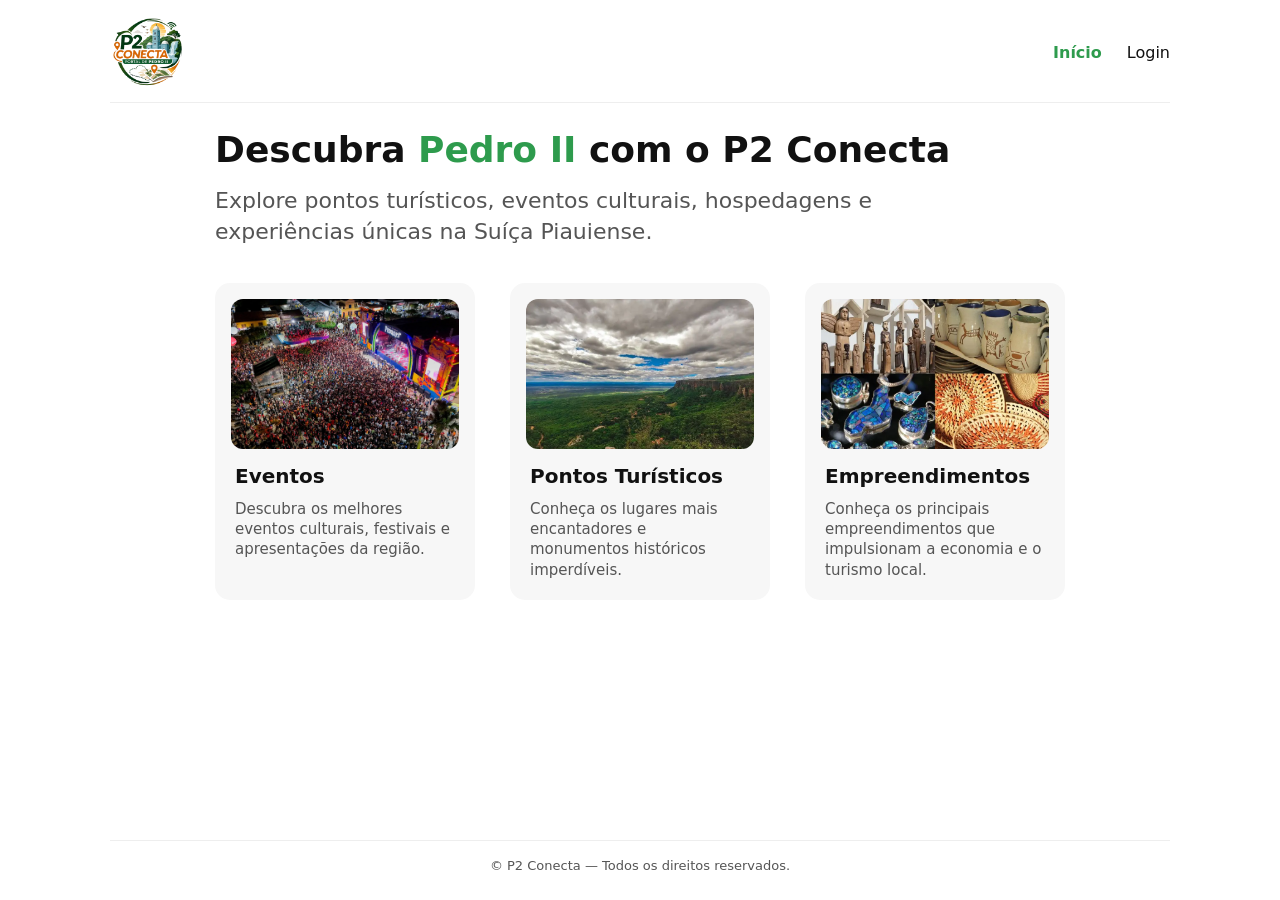
<file: index.html>
<!DOCTYPE html>
<html lang="pt-BR">

<head>
    <meta charset="UTF-8">
    <meta name="viewport" content="width=device-width, initial-scale=1.0">
    <title>P2 Conecta - Descubra Pedro II</title>
    <link rel="stylesheet" href="styles/style.css">
    <script src="js/menu-usuario.js" defer></script>
</head>

<body data-grupo="raiz">


    <header class="header">
        <div class="logo">
            <img src="img/logo.webp" alt="Logo P2 Conecta">
        </div>

        <nav class="menu">
            <a href="#" class="ativo">Início</a>
            <a href="pages/login.html">Login</a>
        </nav>
    </header>


    <main>

        <section class="hero">
            <h1>
                Descubra
                <span>Pedro II</span>
                com o P2 Conecta
            </h1>
            <p>
                Explore pontos turísticos, eventos culturais,
                hospedagens e experiências únicas na Suíça Piauiense.
            </p>
        </section>


        <section class="cards">


            <article class="card" id="eventos">
                <div class="imagem-card">
                    <img src="img/festival de inverno.webp" alt="Festival de Inverno em Pedro II" loading="lazy">
                </div>
                <div class="conteudo-card">
                    <h2>Eventos</h2>
                    <p>
                        Descubra os melhores eventos culturais,
                        festivais e apresentações da região.
                    </p>
                </div>
            </article>


            <article class="card" id="pontos" role="link" tabindex="0" aria-label="Ver pontos turísticos de Pedro II">
                <div class="imagem-card">
                    <img src="img/gritador.webp" alt="Mirante do Gritador em Pedro II" loading="lazy">
                </div>
                <div class="conteudo-card">
                    <h2>Pontos Turísticos</h2>
                    <p>
                        Conheça os lugares mais encantadores e
                        monumentos históricos imperdíveis.
                    </p>
                </div>
            </article>


            <article class="card" id="empreendimentos" role="link" tabindex="0" aria-label="Ver empreendimentos de Pedro II">
                <div class="imagem-card">
                    <img src="img/empreendimento.webp" alt="Empreendimentos em Pedro II" loading="lazy">
                </div>
                <div class="conteudo-card">
                    <h2>Empreendimentos</h2>
                    <p>
                        Conheça os principais empreendimentos
                        que impulsionam a economia e o turismo local.
                    </p>
                </div>
            </article>

        </section>

    </main>


    <footer class="footer">
        <p>&copy; P2 Conecta — Todos os direitos reservados.</p>
    </footer>

    <script src="script.js"></script>

    <script>
        document.addEventListener("DOMContentLoaded", function() {
            const cardPontos = document.getElementById("pontos");

            if (cardPontos) {
                cardPontos.style.cursor = "pointer";
                cardPontos.addEventListener("click", function() {
                    window.location.href = "pages/pontos-turisticos.html";
                });
                cardPontos.addEventListener("keydown", function(event) {
                    if (event.key === "Enter" || event.key === " ") {
                        event.preventDefault();
                        window.location.href = "pages/pontos-turisticos.html";
                    }
                });
            }

            const cardEmpreendimentos = document.getElementById("empreendimentos");
            if (cardEmpreendimentos) {
                cardEmpreendimentos.style.cursor = "pointer";
                cardEmpreendimentos.addEventListener("click", function() {
                    window.location.href = "pages/empreendimentos.html";
                });
                cardEmpreendimentos.addEventListener("keydown", function(event) {
                    if (event.key === "Enter" || event.key === " ") {
                        event.preventDefault();
                        window.location.href = "pages/empreendimentos.html";
                    }
                });
            }

            const cardEventos = document.getElementById("eventos");

            if (!cardEventos) return;

            cardEventos.style.cursor = "pointer";
            cardEventos.setAttribute("role", "link");
            cardEventos.setAttribute("tabindex", "0");

            function abrirEventos() {
                window.location.href = "pages/eventos.html";
            }

            cardEventos.addEventListener("click", abrirEventos);

            cardEventos.addEventListener("keydown", function(event) {
                if (event.key === "Enter" || event.key === " ") {
                    event.preventDefault();
                    abrirEventos();
                }
            });
        });
    </script>

</body>

</html>
</file>
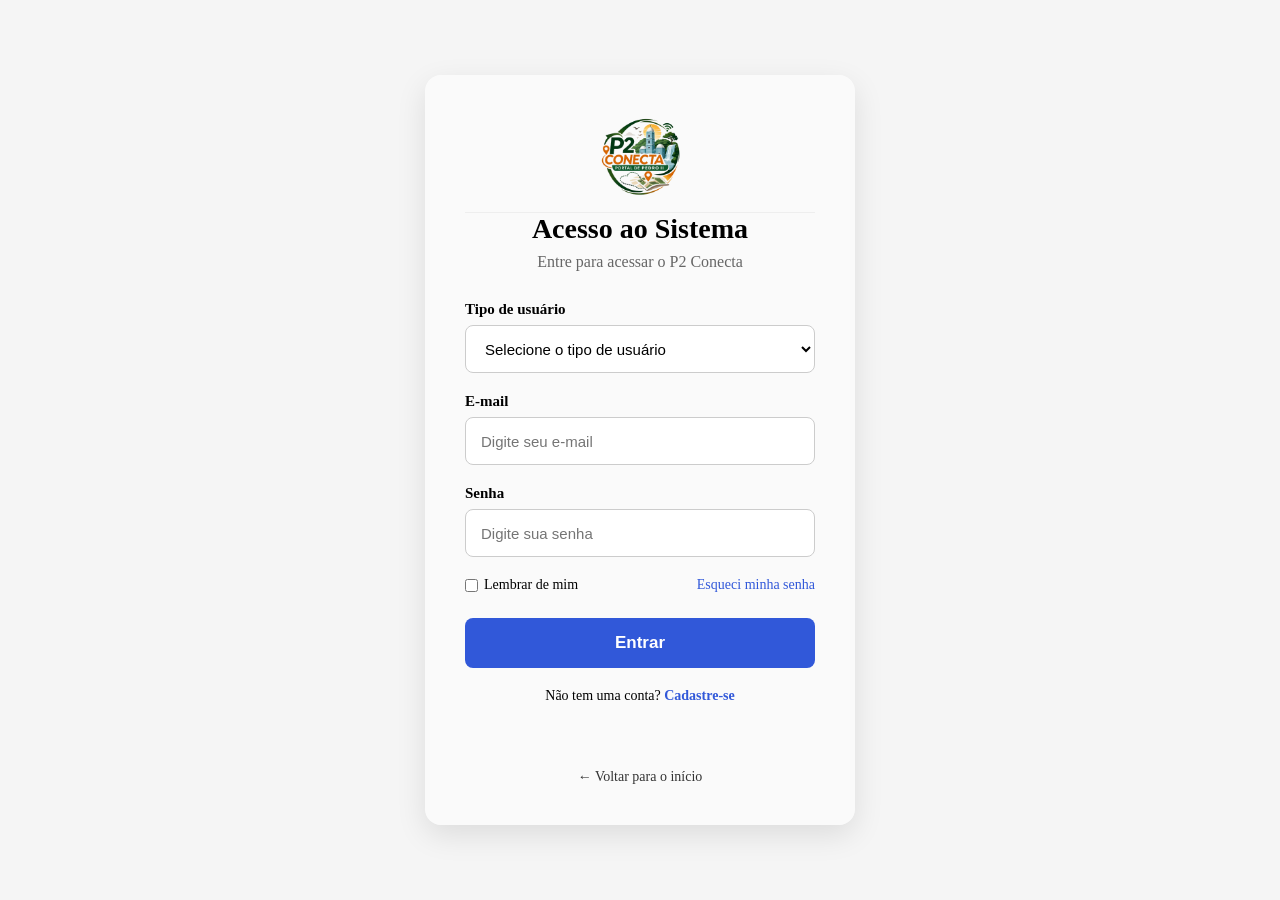
<file: cadastro-eventos.html>
<!DOCTYPE html>
<html lang="pt-BR">
<head>
    <meta charset="UTF-8">
    <meta name="viewport"
          content="width=device-width, initial-scale=1.0">

    <title>Cadastro de Eventos | P2 Conecta</title>

    <link rel="stylesheet" href="css/eventos.css">
    <script src="js/eventos.js" defer></script>
</head>

<body>

    <!-- CABEÇALHO -->
    <header class="header">

        <a href="index.html" class="logo">
            <img src="img/logo.webp" alt="Logo P2 Conecta">
        </a>

        <nav class="menu">
            <a href="index.html">Início</a>
            <a href="index.html#eventos">Eventos</a>
            <a href="index.html#pontos">Pontos turísticos</a>
            <a href="index.html#empreendimentos">Empreendimentos</a>
            <a href="login.html">Login</a>
        </nav>

    </header>

    <main>

        
        <div class="usuario-logado">
    
            <p id="usuarioAtual"></p>
            <button type="button" id="btnSair">Sair</button>

        </div>


        <!-- APRESENTAÇÃO -->
        <section class="intro">
            <span class="tag">Painel de gerenciamento</span>

            <h1>Cadastro de <span>Eventos</span></h1>

            <p>
                Cadastre e organize os eventos
                de Pedro II em um só lugar.
            </p>
        </section>

        <!-- FORMULÁRIO -->
        <section class="painel">

            <h2>Informações do evento</h2>

            <form id="form-evento">

                <div class="campos">

                    <!-- ID -->
                    <div class="campo">
                        <label for="id-evento">
                            ID do Evento
                        </label>

                        <input type="number"
                               id="id-evento"
                               readonly>

                        <small>Gerado automaticamente</small>
                    </div>

                    <!-- NOME -->
                    <div class="campo">
                        <label for="nome">
                            Nome do Evento *
                        </label>

                        <input type="text"
                               id="nome"
                               maxlength="120"
                               placeholder="Ex.: Festival de Inverno"
                               required>
                    </div>

                    <!-- DATA -->
                    <div class="campo">
                        <label for="data">
                            Data do Evento *
                        </label>

                        <input type="date"
                               id="data"
                               required>
                    </div>

                    <!-- LOCAL -->
                    <div class="campo">
                        <label for="local">
                            Local do Evento *
                        </label>

                        <input type="text"
                               id="local"
                               maxlength="160"
                               placeholder="Ex.: Praça da Bonelle"
                               required>
                    </div>

                    <!-- DESCRIÇÃO -->
                    <div class="campo largura-total">
                        <label for="descricao">
                            Descrição *
                        </label>

                        <textarea id="descricao"
                            rows="5"
                            maxlength="1000"
                            placeholder="Descreva o evento..."
                            required>
                        </textarea>
                    </div>


                   
                    <!-- IMAGEM DO EVENTO -->
                    <div class="campo largura-total">
                        <label for="imagem">
                            Imagem do Evento
                        </label>

                        <input
                            type="file"
                            id="imagem"
                            accept="image/jpeg,image/png,image/webp"
                        >

                        <small>
                            Selecione uma imagem JPG, PNG ou WebP.
                            Tamanho máximo: 2 MB.
                        </small>

                        <img
                            id="preview-imagem"
                            alt="Prévia da imagem do evento"
                            hidden
                        >
                    </div>


                </div>
                

                <!-- BOTÕES -->
                <div class="acoes">

                    <button type="submit"
                            class="primario"
                            id="salvar">
                        Cadastrar evento
                    </button>

                    <button type="button"
                            class="secundario"
                            id="limpar">
                        Limpar campos
                    </button>

                </div>

                <p id="mensagem" role="status"></p>

            </form>

        </section>

        <!-- TABELA -->
        <section class="painel lista">

            <div class="cabecalho-lista">
                <h2>Eventos cadastrados</h2>
                <span id="contador">0 eventos</span>
            </div>

            <div class="tabela-scroll">
                <table>

                    <thead>
                        <tr>
                            <th>ID</th>
                            <th>Nome</th>
                            <th>Data</th>
                            <th>Local</th>
                            <th>Descrição</th>
                            <th>Ações</th>
                        </tr>
                    </thead>

                    <tbody id="lista-eventos">
                    </tbody>

                </table>
            </div>

        </section>

    </main>

    <footer>
        <p>© P2 Conecta — Todos os direitos reservados.</p>
    </footer>

</body>
</html>
</file>
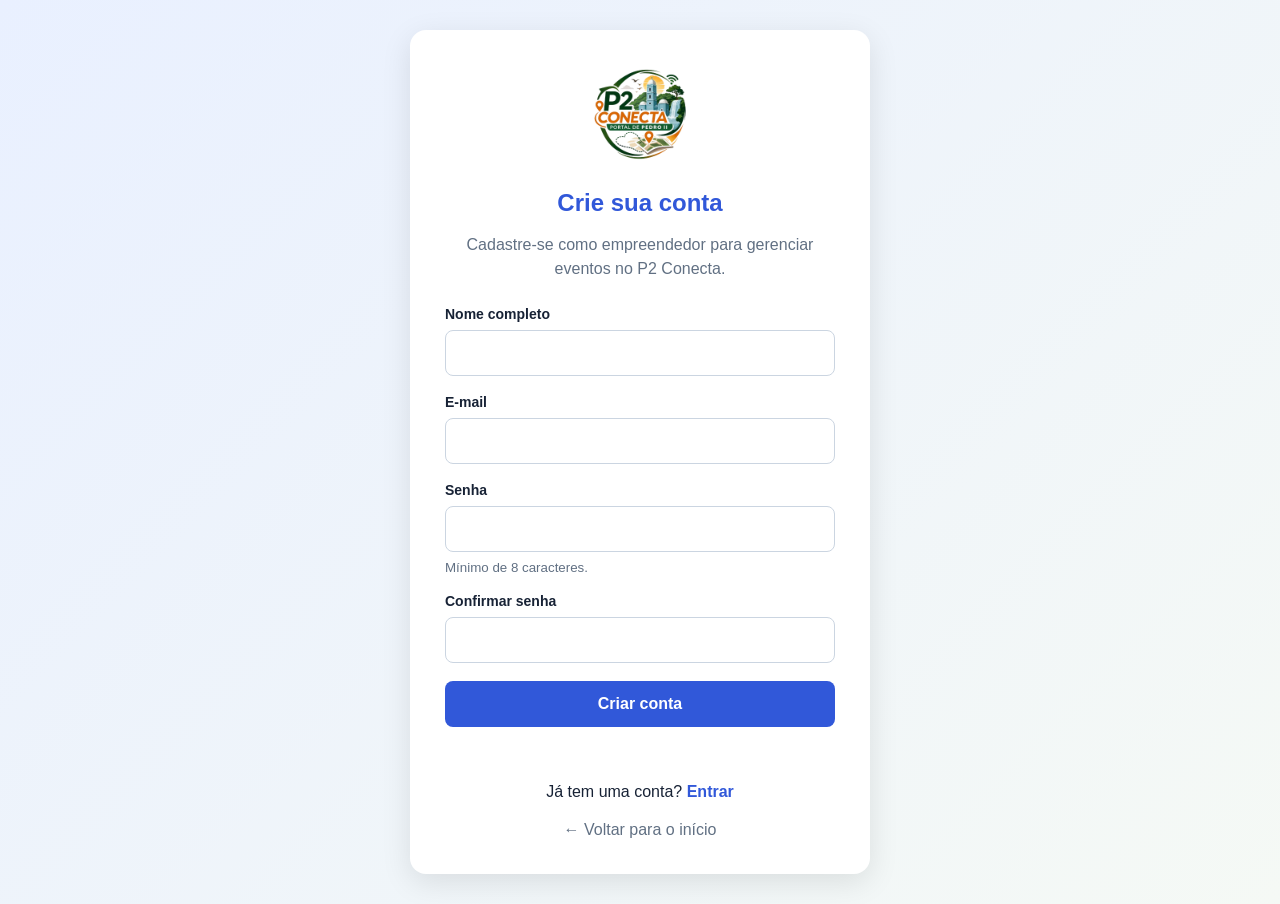
<file: cadastro-usuario.html>
<!DOCTYPE html>
<html lang="pt-BR">
<head>
    <meta charset="UTF-8">
    <meta name="viewport"
          content="width=device-width, initial-scale=1.0">

    <title>Cadastre-se | P2 Conecta</title>

    <link rel="stylesheet" href="css/cadastro-usuario.css">
    <script src="js/cadastro-usuario.js" defer></script>
</head>
<body>

    <main class="pagina-cadastro">
        <section class="cadastro-box">

            <a href="index.html" class="logo">
                <img src="img/logo.webp"
                     alt="Logo P2 Conecta">
            </a>

            <h1>Crie sua conta</h1>

            <p class="subtitulo">
                Cadastre-se como empreendedor
                para gerenciar eventos no P2 Conecta.
            </p>

            <form id="formCadastro">

                <div class="campo">
                    <label for="nome">Nome completo</label>
                    <input type="text"
                           id="nome"
                           maxlength="100"
                           autocomplete="name"
                           required>
                </div>

                <div class="campo">
                    <label for="emailCadastro">E-mail</label>
                    <input type="email"
                           id="emailCadastro"
                           autocomplete="email"
                           required>
                </div>

                <div class="campo">
                    <label for="senhaCadastro">Senha</label>
                    <input type="password"
                           id="senhaCadastro"
                           minlength="8"
                           autocomplete="new-password"
                           required>
                    <small>Mínimo de 8 caracteres.</small>
                </div>

                <div class="campo">
                    <label for="confirmarSenha">
                        Confirmar senha
                    </label>
                    <input type="password"
                           id="confirmarSenha"
                           minlength="8"
                           autocomplete="new-password"
                           required>
                </div>

                <button type="submit">
                    Criar conta
                </button>

                <p id="mensagemCadastro"
                   role="status"></p>

            </form>

            <p class="link-login">
                Já tem uma conta?
                <a href="login.html">Entrar</a>
            </p>

            <a href="index.html" class="voltar">
                ← Voltar para o início
            </a>

        </section>
    </main>

</body>
</html>
</file>
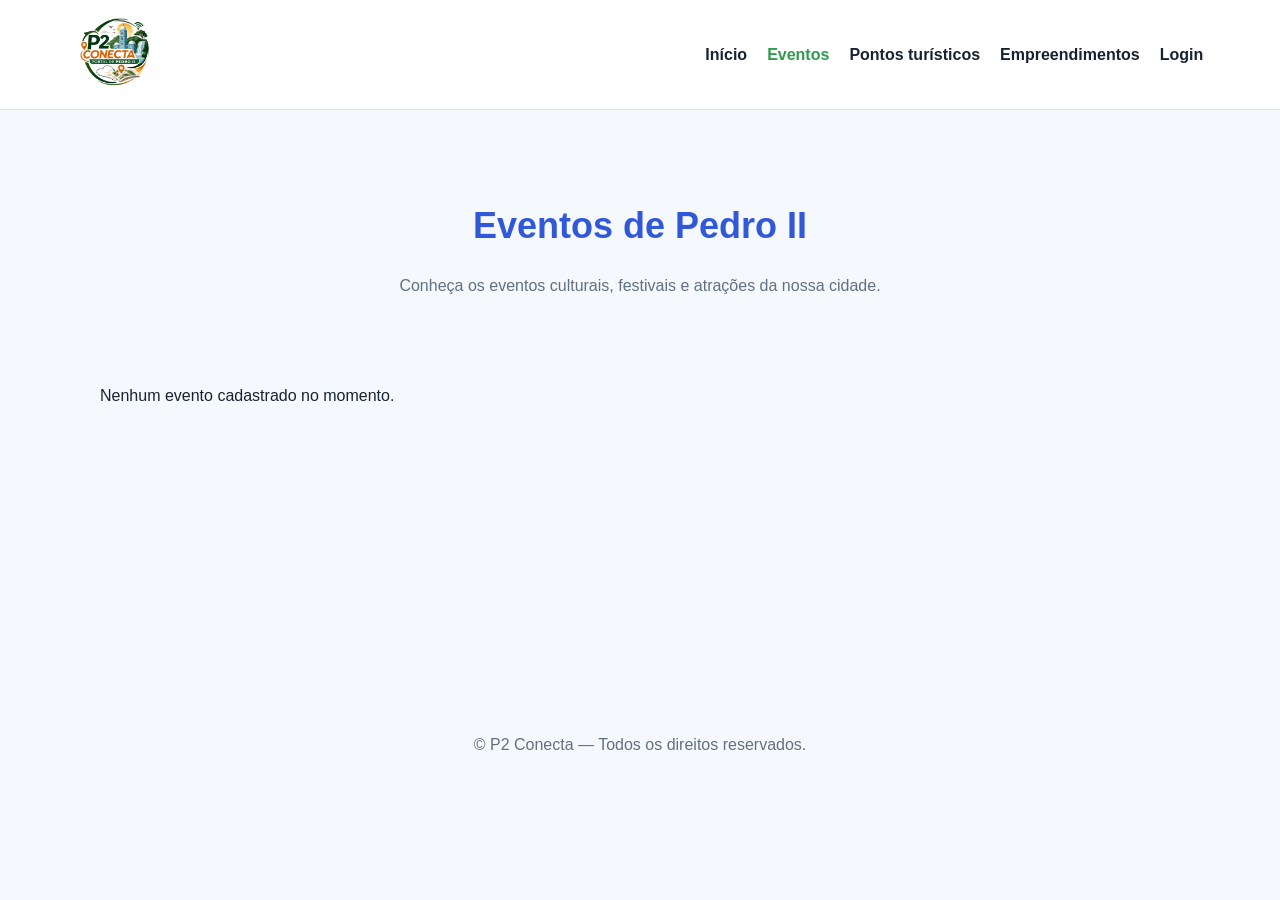
<file: eventos.html>
<!DOCTYPE html>
<html lang="pt-BR">
<head>
    <meta charset="UTF-8">
    <meta name="viewport"
          content="width=device-width, initial-scale=1.0">

    <title>Eventos | P2 Conecta</title>

    <link rel="stylesheet" href="css/eventos-publicos.css">
    <script src="js/eventos-publicos.js" defer></script>
</head>

<body>

    <header class="header">
        <a href="index.html" class="logo">
            <img src="img/logo.webp" alt="Logo P2 Conecta">
        </a>

        <nav class="menu">
            <a href="index.html">Início</a>
            <a href="eventos.html" class="ativo">Eventos</a>
            <a href="index.html#pontos">Pontos turísticos</a>
            <a href="index.html#empreendimentos">
                Empreendimentos
            </a>
            <a href="login.html">Login</a>
        </nav>
    </header>

    <main>
        <section class="apresentacao">
            <h1>Eventos de Pedro II</h1>
            <p>
                Conheça os eventos culturais,
                festivais e atrações da nossa cidade.
            </p>
        </section>

        <section>
            <div id="lista-eventos" class="grade-eventos"></div>
        </section>
    </main>

    <footer>
        <p>© P2 Conecta — Todos os direitos reservados.</p>
    </footer>

</body>
</html>
</file>
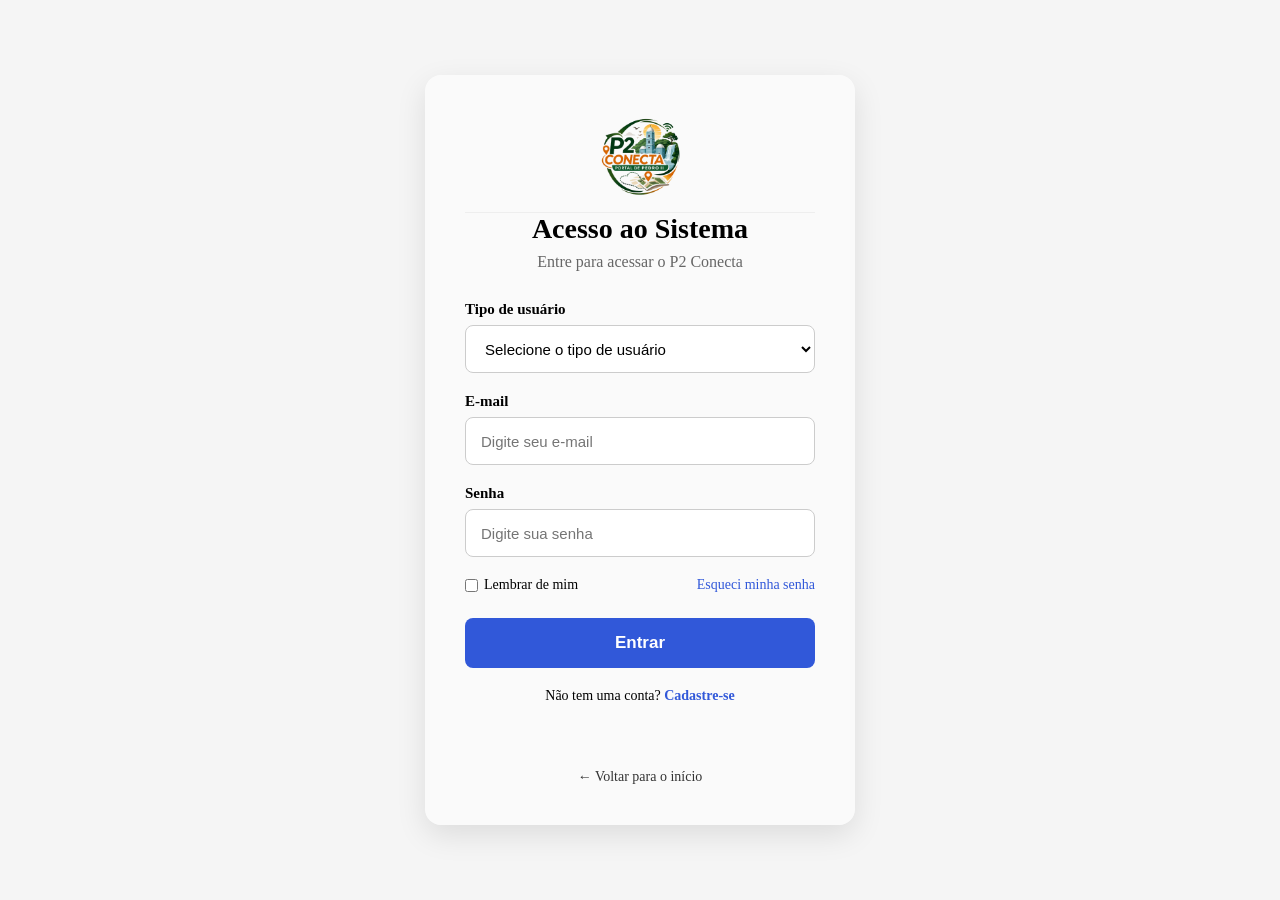
<file: login.html>
<!DOCTYPE html>
<html lang="pt-BR">
<head>
    <meta charset="UTF-8">
    <meta name="viewport"content="width=device-width, initial-scale=1.0">
    <title>Login | P2 Conecta</title>

    <!-- CSS DO LOGIN -->
    <link rel="stylesheet" href="css/login.css">
</head>

<body>


    <!-- =================================
         CONTAINER DO LOGIN
    ================================== -->

    <main class="login-container">


        <!-- CAIXA DE LOGIN -->

        <section class="login-box">

            <!-- LOGO -->

            <header class="header">
             <div class="logo">
             <img src="img/logo.webp" alt="Logo P2 Conecta"></div>
            </header>

            <!-- TÍTULO -->

            <h1>Acesso ao Sistema</h1>
            <p class="subtitulo">Entre para acessar o P2 Conecta</p>


            <!-- =================================
                 FORMULÁRIO
            ================================== -->

            <form id="loginForm">

                <!-- TIPO DE USUÁRIO -->

                <div class="campo">
                    <label for="tipoUsuario"> Tipo de usuário</label>
                    <select
                        id="tipoUsuario" required>
                        <option value="">Selecione o tipo de usuário</option>
                        <option value="admin">Administrador</option>
                        <option value="empreendedor">Empreendedor</option>
                    </select>
                </div>


                <!-- E-MAIL -->

                <div class="campo">
                    <label for="email">E-mail</label>
                    <input type="email" id="email" placeholder="Digite seu e-mail" required>
                </div>


                <!-- SENHA -->
                <div class="campo">
                    <label for="senha">Senha</label>
                    <input type="password" id="senha" placeholder="Digite sua senha" required>
                </div>


                <!-- OPÇÕES -->

                <div class="opcoes">
                    <label class="lembrar">
                        <input type="checkbox" id="lembrar">
                        Lembrar de mim
                    </label>
                    <a href="#">Esqueci minha senha</a>
                </div>


                <!-- BOTÃO -->

                <button type="submit">Entrar</button>
            </form>
            
            <p class="cadastro-link">
                Não tem uma conta?
                <a href="cadastro-usuario.html">Cadastre-se</a>
            </p>



            <!-- MENSAGEM DO JAVASCRIPT -->

            <p id="mensagem" class="mensagem"></p>

            <!-- VOLTAR -->

            <a href="index.html" class="voltar"> ← Voltar para o início</a>
        </section>
    </main>

    <!-- JAVASCRIPT DO LOGIN -->

    <script src="js/login.js"></script>
</body>

</html>
</file>
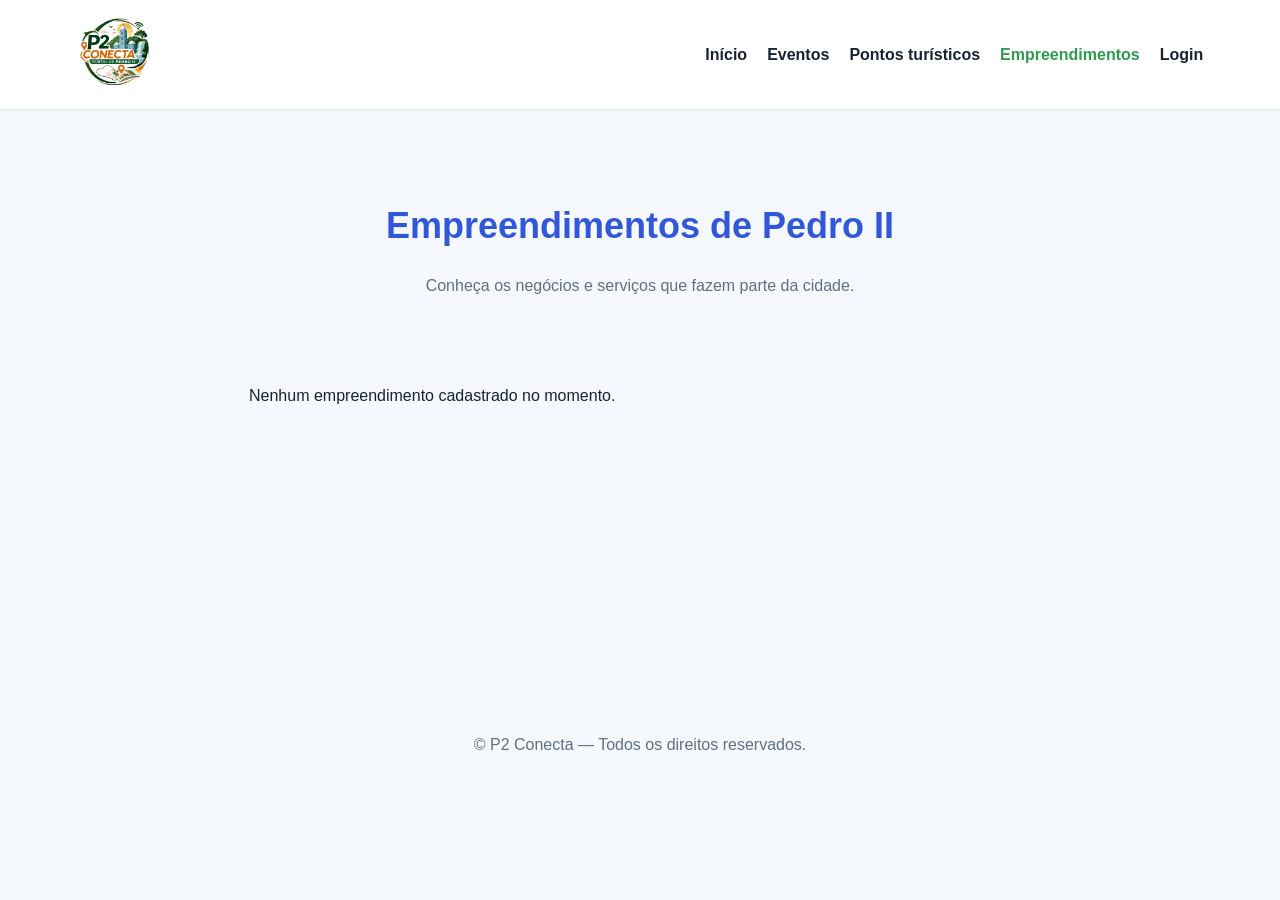
<file: pages/empreendimentos.html>
<!DOCTYPE html>
<html lang="pt-BR">
<head>
    <meta charset="UTF-8">
    <meta name="viewport" content="width=device-width, initial-scale=1.0">
    <meta name="description" content="Conheça empreendimentos de Pedro II, no Piauí.">
    <title>Empreendimentos | P2 Conecta</title>
    <link rel="stylesheet" href="../styles/empreendimentos.css">
    <script src="../js/publico-conteudos.js" defer></script>
    <script src="../js/menu-usuario.js" defer></script>
</head>

<body data-tipo="empreendimentos" data-grupo="pages">
    <header class="header">
        <a href="../index.html" class="logo" aria-label="P2 Conecta — página inicial">
            <img src="../img/logo.webp" alt="Logo P2 Conecta">
        </a>
        <nav class="menu" aria-label="Navegação principal">
            <a href="../index.html">Início</a>
            <a href="eventos.html">Eventos</a>
            <a href="pontos-turisticos.html">Pontos turísticos</a>
            <a href="empreendimentos.html" class="ativo" aria-current="page">Empreendimentos</a>
            <a href="login.html">Login</a>
        </nav>
    </header>

    <main>
        <section class="apresentacao">
            <h1>Empreendimentos de Pedro II</h1>
            <p>Conheça os negócios e serviços que fazem parte da cidade.</p>
        </section>
        <section id="lista-conteudos" class="grade-eventos" aria-label="Empreendimentos"></section>
    </main>

    <footer>
        <p>&copy; P2 Conecta — Todos os direitos reservados.</p>
    </footer>
</body>
</html>
</file>
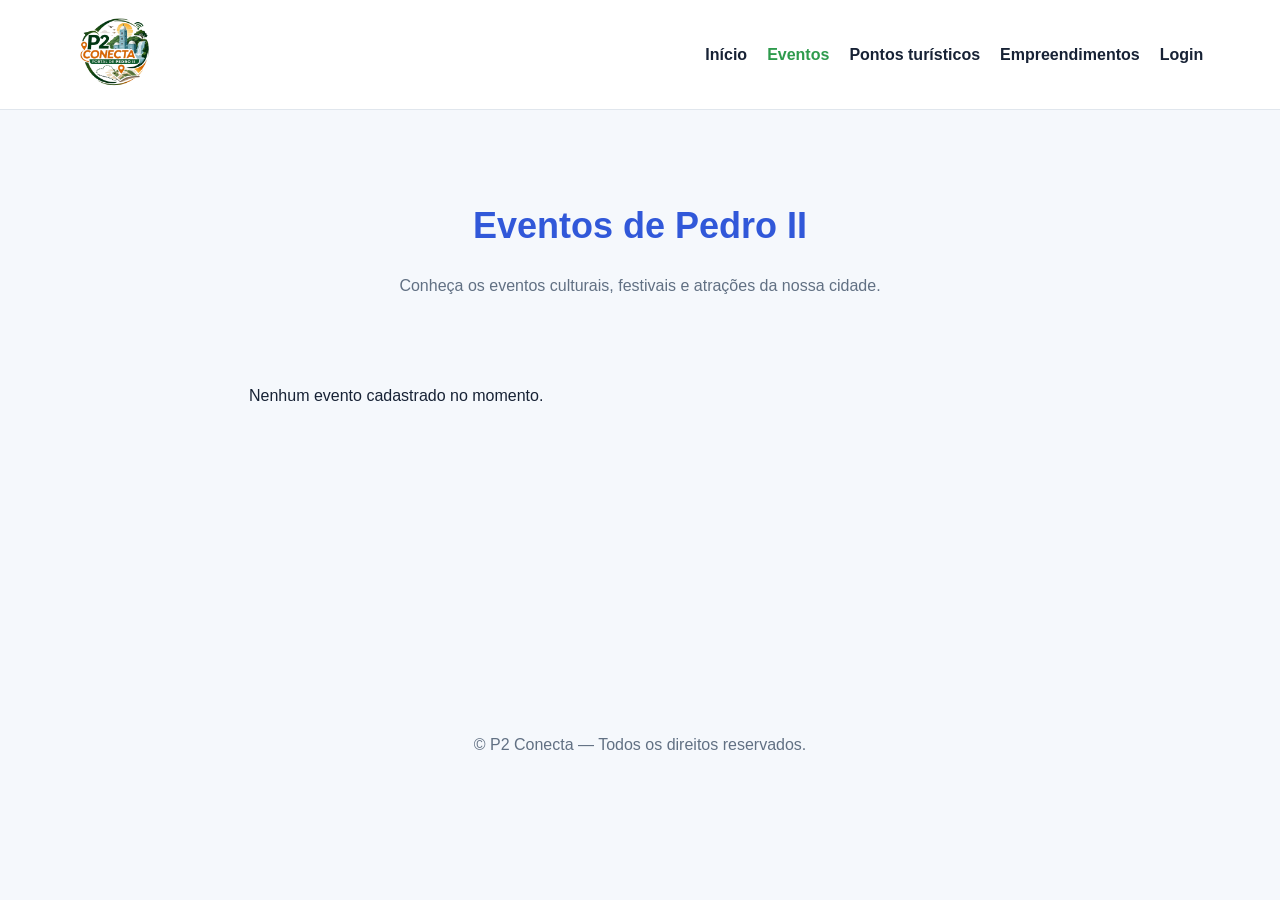
<file: pages/eventos.html>
<!DOCTYPE html>
<html lang="pt-BR">
<head>
    <meta charset="UTF-8">
    <meta name="viewport"
          content="width=device-width, initial-scale=1.0">

    <title>Eventos | P2 Conecta</title>

    <link rel="stylesheet" href="../styles/eventos.css">
    <script src="../js/eventos-publicos.js" defer></script>
    <script src="../js/menu-usuario.js" defer></script>
</head>

<body data-grupo="pages">

    <header class="header">
        <a href="../index.html" class="logo">
            <img src="../img/logo.webp" alt="Logo P2 Conecta">
        </a>

        <nav class="menu">
            <a href="../index.html">Início</a>
            <a href="eventos.html" class="ativo">Eventos</a>
            <a href="pontos-turisticos.html">Pontos turísticos</a>
            <a href="empreendimentos.html">
                Empreendimentos
            </a>
            <a href="login.html">Login</a>
        </nav>
    </header>

    <main>
        <section class="apresentacao">
            <h1>Eventos de Pedro II</h1>
            <p>
                Conheça os eventos culturais,
                festivais e atrações da nossa cidade.
            </p>
        </section>

        <section>
            <div id="lista-eventos" class="grade-eventos"></div>
        </section>
    </main>

    <footer>
        <p>© P2 Conecta — Todos os direitos reservados.</p>
    </footer>

</body>
</html>
</file>
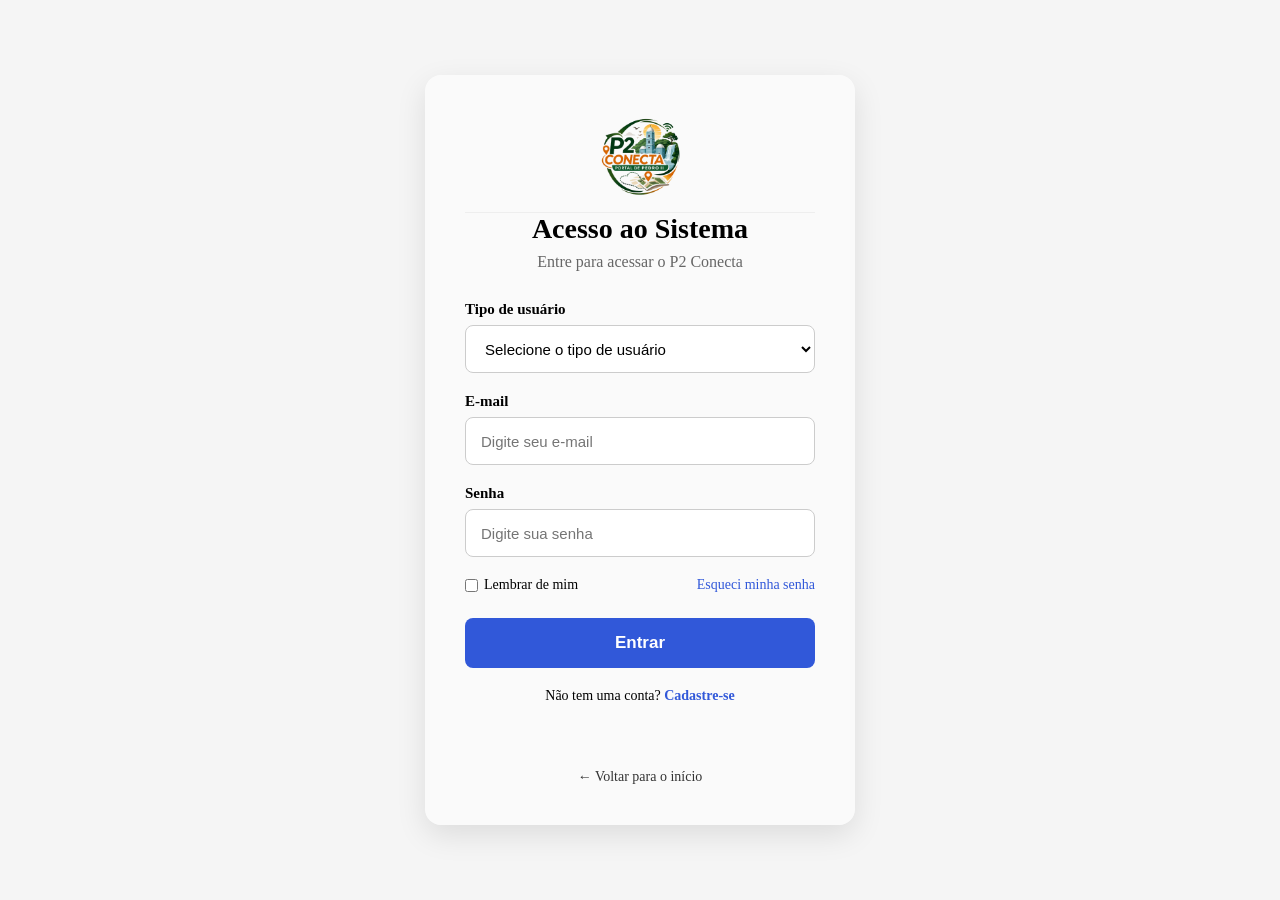
<file: pages/login.html>
<!DOCTYPE html>
<html lang="pt-BR">
<head>
    <meta charset="UTF-8">
    <meta name="viewport"content="width=device-width, initial-scale=1.0">
    <title>Login | P2 Conecta</title>


    <link rel="stylesheet" href="../styles/login.css">
</head>

<body>




    <main class="login-container">

        <section class="login-box">

            <header class="header">
                <div class="logo">
                    <img src="../img/logo.webp" alt="Logo P2 Conecta">
                </div>
            </header>


            <h1>Acesso ao Sistema</h1>
            <p class="subtitulo">Entre para acessar o P2 Conecta</p>




            <form id="loginForm">

                <div class="campo">
                    <label for="tipoUsuario"> Tipo de usuário</label>
                    <select id="tipoUsuario" required>
                        <option value="">Selecione o tipo de usuário</option>
                        <option value="admin">Administrador</option>
                        <option value="empreendedor">Empreendedor</option>
                    </select>
                </div>

                <div class="campo">
                    <label for="email">E-mail</label>
                    <input type="email" id="email" placeholder="Digite seu e-mail" required>
                </div>

                <div class="campo">
                    <label for="senha">Senha</label>
                    <input type="password" id="senha" placeholder="Digite sua senha" required>
                </div>

                <div class="opcoes">
                    <label class="lembrar">
                        <input type="checkbox" id="lembrar">
                        Lembrar de mim
                    </label>
                    <a href="#">Esqueci minha senha</a>
                </div>

                <button type="submit">Entrar</button>
            </form>

            <p class="cadastro-link">
                Não tem uma conta?
                <a href="cadastros/cadastro-usuario.html">Cadastre-se</a>
            </p>

            <p id="mensagem" class="mensagem"></p>


            <a href="../index.html" class="voltar">
                ← Voltar para o início
            </a>
        </section>
    </main>



    <script src="../js/login.js"></script>
</body>

</html>
</file>
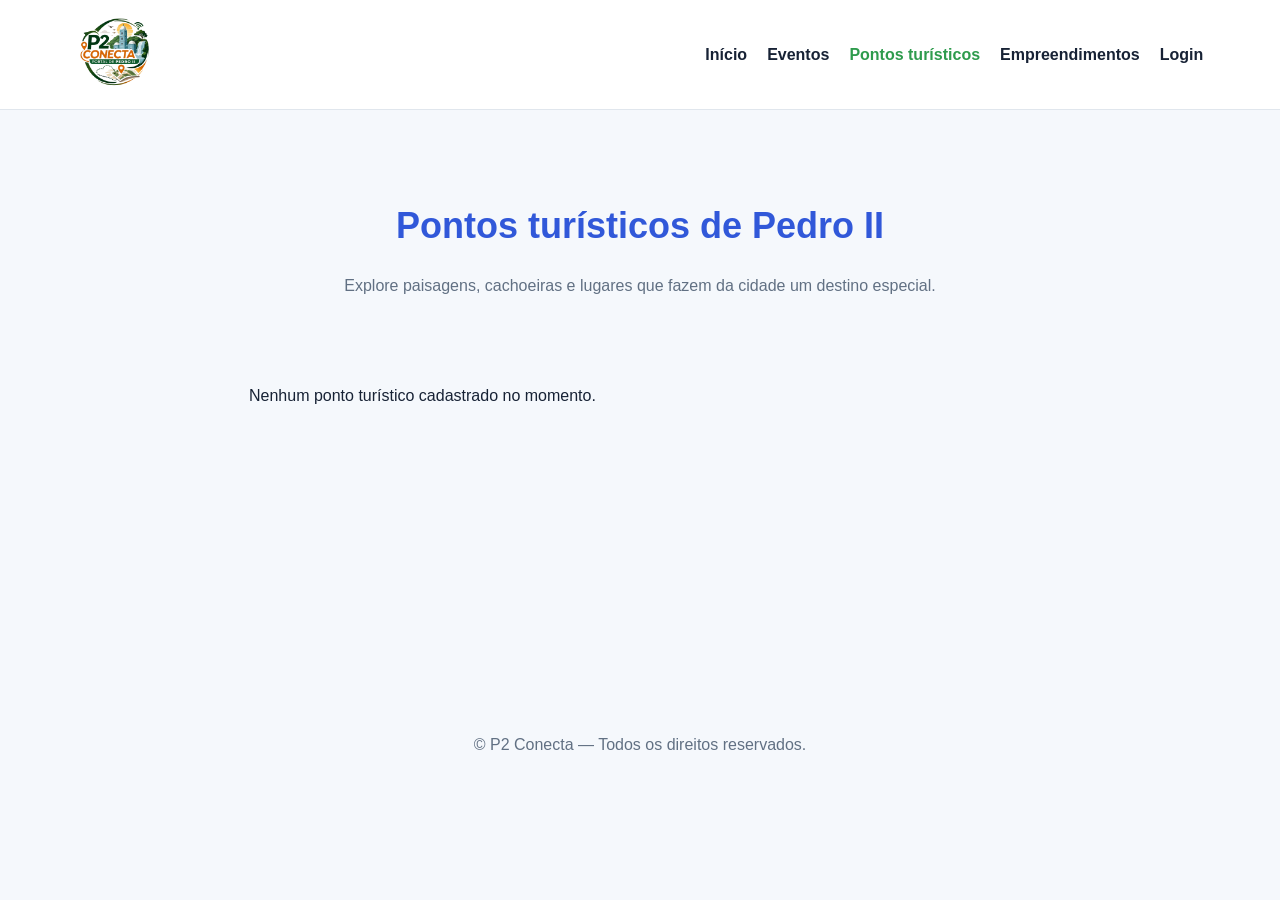
<file: pages/pontos-turisticos.html>
<!DOCTYPE html>
<html lang="pt-BR">
<head>
    <meta charset="UTF-8">
    <meta name="viewport" content="width=device-width, initial-scale=1.0">
    <meta name="description" content="Conheça pontos turísticos de Pedro II, no Piauí.">
    <title>Pontos turísticos | P2 Conecta</title>
    <link rel="stylesheet" href="../styles/pontos-turisticos.css">
    <script src="../js/publico-conteudos.js" defer></script>
    <script src="../js/menu-usuario.js" defer></script>
</head>

<body data-tipo="pontos-turisticos" data-grupo="pages">
    <header class="header">
        <a href="../index.html" class="logo" aria-label="P2 Conecta — página inicial">
            <img src="../img/logo.webp" alt="Logo P2 Conecta">
        </a>
        <nav class="menu" aria-label="Navegação principal">
            <a href="../index.html">Início</a>
            <a href="eventos.html">Eventos</a>
            <a href="pontos-turisticos.html" class="ativo" aria-current="page">Pontos turísticos</a>
            <a href="empreendimentos.html">Empreendimentos</a>
            <a href="login.html">Login</a>
        </nav>
    </header>

    <main>
        <section class="apresentacao">
            <h1>Pontos turísticos de Pedro II</h1>
            <p>Explore paisagens, cachoeiras e lugares que fazem da cidade um destino especial.</p>
        </section>
        <section id="lista-conteudos" class="grade-eventos" aria-label="Pontos turísticos"></section>
    </main>

    <footer>
        <p>&copy; P2 Conecta — Todos os direitos reservados.</p>
    </footer>
</body>
</html>
</file>
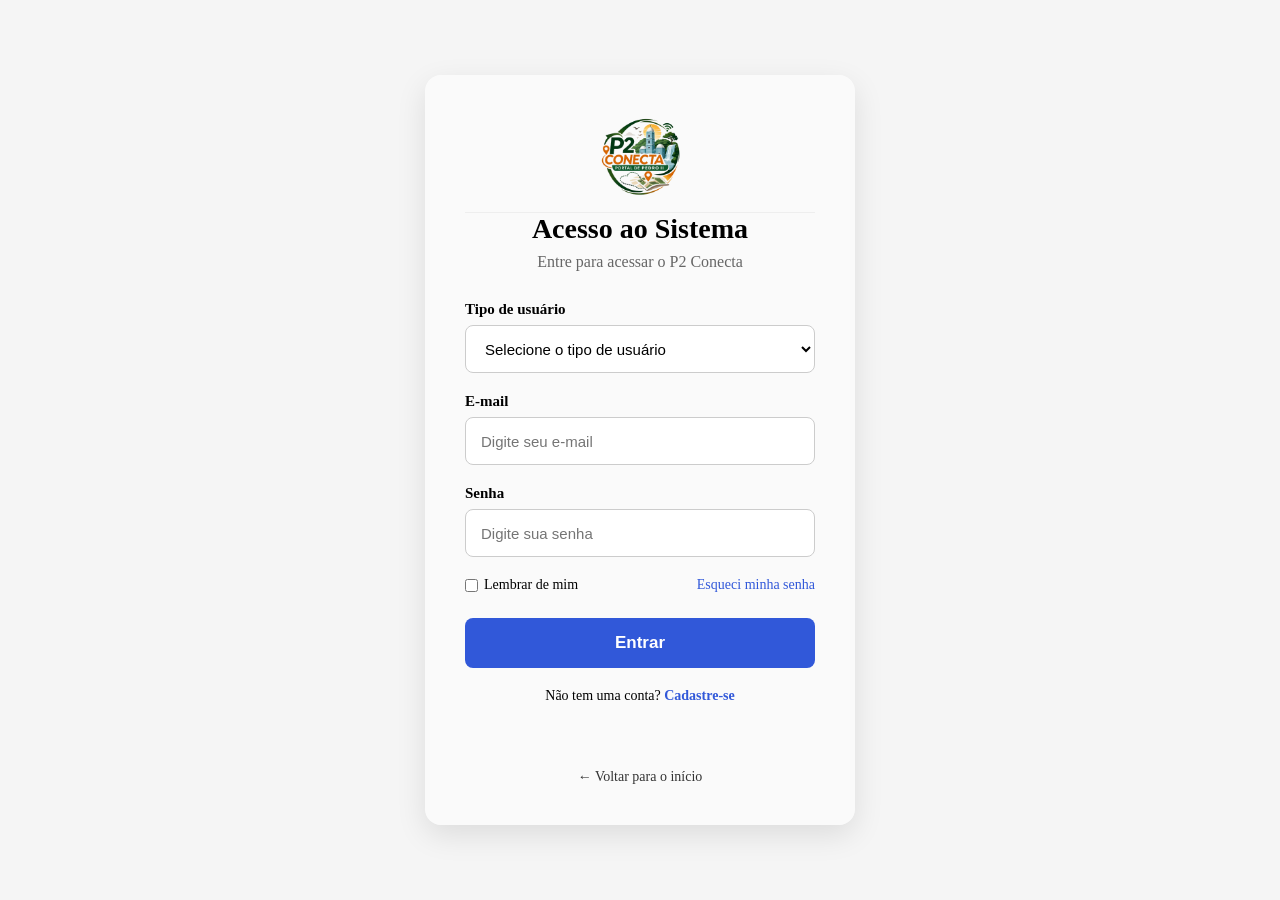
<file: pages/cadastros/cadastro-empreendimentos.html>
<!DOCTYPE html>
<html lang="pt-BR">
<head>
    <meta charset="UTF-8">
    <meta name="viewport" content="width=device-width, initial-scale=1.0">
    <title>Cadastro de Empreendimentos | P2 Conecta</title>
    <link rel="stylesheet" href="../../styles/cadastros/cadastro-empreendimentos.css">
    <script src="../../js/cadastro-conteudos.js" defer></script>
    <script src="../../js/menu-usuario.js" defer></script>
</head>


<body data-tipo="empreendimentos" data-grupo="cadastros">

    <header class="header">
        <a href="../../index.html" class="logo">
            <img src="../../img/logo.webp" alt="Logo P2 Conecta">
        </a>

        <nav class="menu">
            <a href="../../index.html">Início</a><a href="cadastro-eventos.html">Eventos</a>
            <a href="cadastro-pontos-turisticos.html">Pontos turísticos</a>
            <a href="cadastro-empreendimentos.html">Empreendimentos</a><a href="../login.html">Login</a>
        </nav>
    </header>


    <main>
        <section class="intro">
            <span class="tag">Painel de gerenciamento</span>
            <h1>Cadastro de <span>Empreendimentos</span></h1>
            <p>Cadastre e organize os empreendimentos de Pedro II.</p>
        </section>

        <section class="painel">
            <h2>Informações do empreendimento</h2>

            <form id="form-conteudo">
                <div class="campos">
                    <div class="campo">
                        <label for="id-conteudo">ID</label>
                        <input id="id-conteudo" type="number" readonly>
                        <small>Gerado automaticamente</small>
                    </div>

                    <div class="campo">
                        <label for="nome">Nome *</label>
                        <input id="nome" name="nome" maxlength="120" required>
                    </div>

                    <div class="campo">
                        <label for="tipoProdutoServico">Tipo de produto ou serviço *</label>
                        <input id="tipoProdutoServico" name="tipoProdutoServico" maxlength="120" placeholder="Ex.: hospedagem, artesanato, alimentação" required>
                    </div>

                    <div class="campo">
                        <label for="endereco">Endereço *</label>
                        <input id="endereco" name="endereco" maxlength="200" required>
                    </div>

                    <div class="campo">
                        <label for="contato">Forma de contato *</label>
                        <input id="contato" name="contato" maxlength="160" placeholder="Telefone, e-mail ou rede social" required>
                    </div>

                    <div class="campo largura-total">
                        <label for="descricao">Descrição *</label>
                        <textarea id="descricao" name="descricao" rows="5" maxlength="1000" required></textarea>
                    </div>

                    <div class="campo largura-total">
                        <label for="imagem">Imagem</label>
                        <input id="imagem" type="file" accept="image/jpeg,image/png,image/webp">
                        <small>JPG, PNG ou WebP, até 2 MB.</small>
                        <img id="preview-imagem" alt="Prévia da imagem" hidden>
                    </div>
                </div>


                <div class="acoes">
                    <button type="submit" class="primario" id="salvar">Cadastrar empreendimento</button>
                    <button type="button" class="secundario" id="limpar">Limpar campos</button>
                </div>


                <p id="mensagem" role="status"></p>
            </form>
        </section>

        <section class="painel lista">
            <div class="cabecalho-lista">
                <h2>Empreendimentos cadastrados</h2>
                <span id="contador">0 itens</span>
            </div>
            <div class="tabela-scroll">
                <table>
                    <thead>
                        <tr>
                            <th>ID</th>
                            <th>Nome</th>
                            <th>Tipo de produto/serviço</th>
                            <th>Endereço</th>
                            <th>Contato</th>
                            <th>Descrição</th>
                            <th>Ações</th>
                        </tr>
                    </thead>
                    <tbody id="lista-conteudos"></tbody>
                </table>
            </div>
        </section>
    </main>

    <footer>
        <p>&copy; P2 Conecta — Todos os direitos reservados.</p>
    </footer>
</body>
</html>
</file>
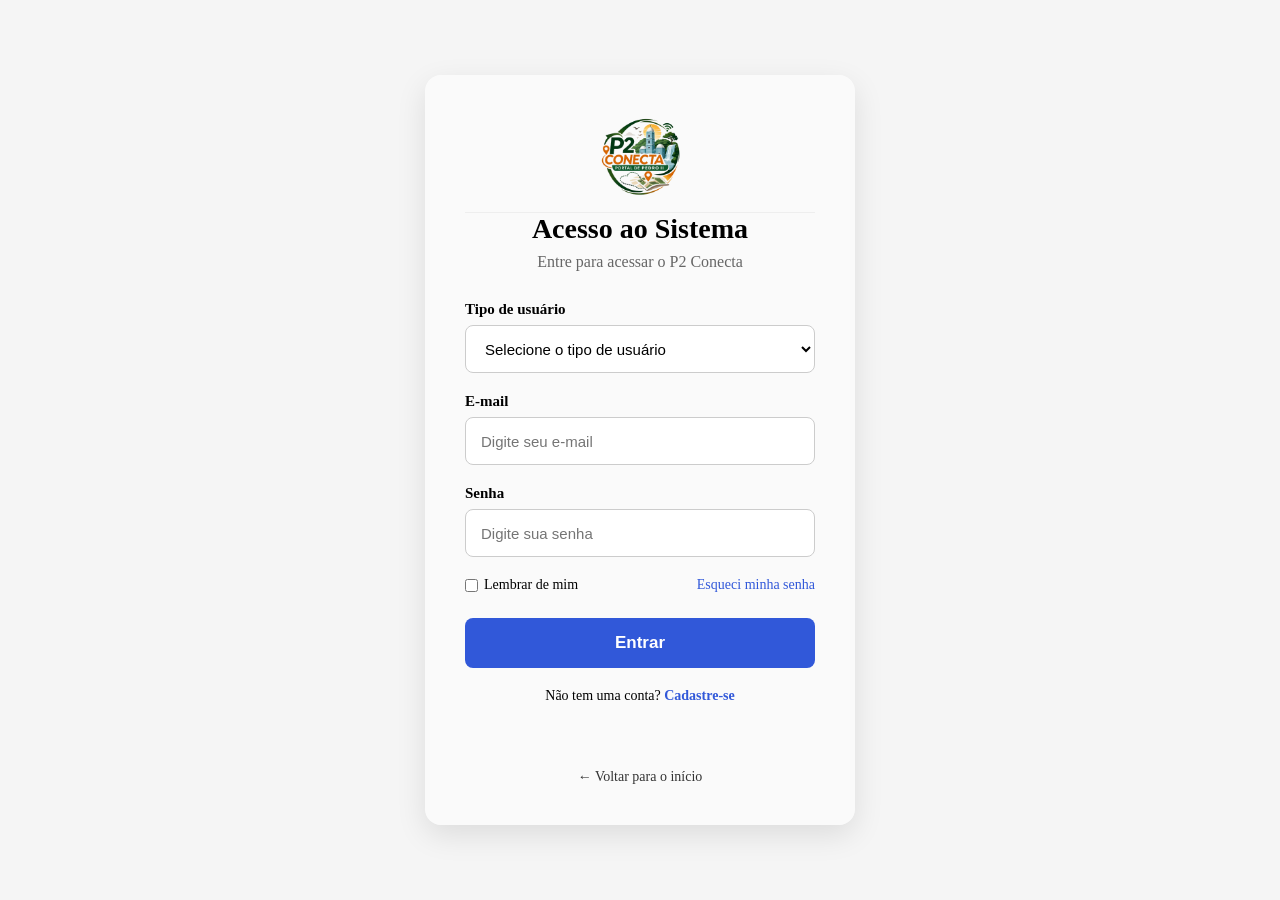
<file: pages/cadastros/cadastro-eventos.html>
<!DOCTYPE html>
<html lang="pt-BR">
<head>
    <meta charset="UTF-8">
    <meta name="viewport"
          content="width=device-width, initial-scale=1.0">

    <title>Cadastro de Eventos | P2 Conecta</title>

    <link rel="stylesheet" href="../../styles/cadastros/cadastro-eventos.css">
    <script src="../../js/eventos.js" defer></script>
    <script src="../../js/menu-usuario.js" defer></script>
</head>

<body data-grupo="cadastros">


    <header class="header">

        <a href="../../index.html" class="logo">
            <img src="../../img/logo.webp" alt="Logo P2 Conecta">
        </a>

        <nav class="menu">
            <a href="../../index.html">Início</a>
            <a href="../../index.html#eventos">Eventos</a>
            <a href="../pontos-turisticos.html">Pontos turísticos</a>
            <a href="../empreendimentos.html">Empreendimentos</a>
            <a href="cadastro-pontos-turisticos.html">Gerenciar pontos</a>
            <a href="cadastro-empreendimentos.html">Gerenciar empreendimentos</a>
            <a href="../login.html">Login</a>
        </nav>

    </header>

    <main>



        <section class="intro">
            <span class="tag">Painel de gerenciamento</span>

            <h1>Cadastro de <span>Eventos</span></h1>

            <p>
                Cadastre e organize os eventos
                de Pedro II em um só lugar.
            </p>
        </section>


        <section class="painel">

            <h2>Informações do evento</h2>

            <form id="form-evento">

                <div class="campos">


                    <div class="campo">
                        <label for="id-evento">
                            ID do Evento
                        </label>

                        <input type="number"
                               id="id-evento"
                               readonly>

                        <small>Gerado automaticamente</small>
                    </div>


                    <div class="campo">
                        <label for="nome">
                            Nome do Evento *
                        </label>

                        <input type="text"
                               id="nome"
                               maxlength="120"
                               placeholder="Ex.: Festival de Inverno"
                               required>
                    </div>


                    <div class="campo">
                        <label for="data">
                            Data do Evento *
                        </label>

                        <input type="date"
                               id="data"
                               required>
                    </div>


                    <div class="campo">
                        <label for="local">
                            Local do Evento *
                        </label>

                        <input type="text"
                               id="local"
                               maxlength="160"
                               placeholder="Ex.: Praça da Bonelle"
                               required>
                    </div>


                    <div class="campo largura-total">
                        <label for="descricao">
                            Descrição *
                        </label>

                        <textarea id="descricao"
                            rows="5"
                            maxlength="1000"
                            placeholder="Descreva o evento..."
                            required>
                        </textarea>
                    </div>




                    <div class="campo largura-total">
                        <label for="imagem">
                            Imagem do Evento *
                        </label>

                        <input
                            type="file"
                            id="imagem"
                            accept="image/jpeg,image/png,image/webp"
                            required
                        >

                        <small>
                            Selecione uma imagem JPG, PNG ou WebP.
                            Tamanho máximo: 2 MB.
                        </small>

                        <img
                            id="preview-imagem"
                            alt="Prévia da imagem do evento"
                            hidden
                        >
                    </div>


                </div>



                <div class="acoes">

                    <button type="submit"
                            class="primario"
                            id="salvar">
                        Cadastrar evento
                    </button>

                    <button type="button"
                            class="secundario"
                            id="limpar">
                        Limpar campos
                    </button>

                </div>

                <p id="mensagem" role="status"></p>

            </form>

        </section>


        <section class="painel lista">

            <div class="cabecalho-lista">
                <h2>Eventos cadastrados</h2>
                <span id="contador">0 eventos</span>
            </div>

            <div class="tabela-scroll">
                <table>

                    <thead>
                        <tr>
                            <th>ID</th>
                            <th>Nome</th>
                            <th>Data</th>
                            <th>Local</th>
                            <th>Descrição</th>
                            <th>Ações</th>
                        </tr>
                    </thead>

                    <tbody id="lista-eventos">
                    </tbody>

                </table>
            </div>

        </section>

    </main>

    <footer>
        <p>© P2 Conecta — Todos os direitos reservados.</p>
    </footer>

</body>
</html>
</file>
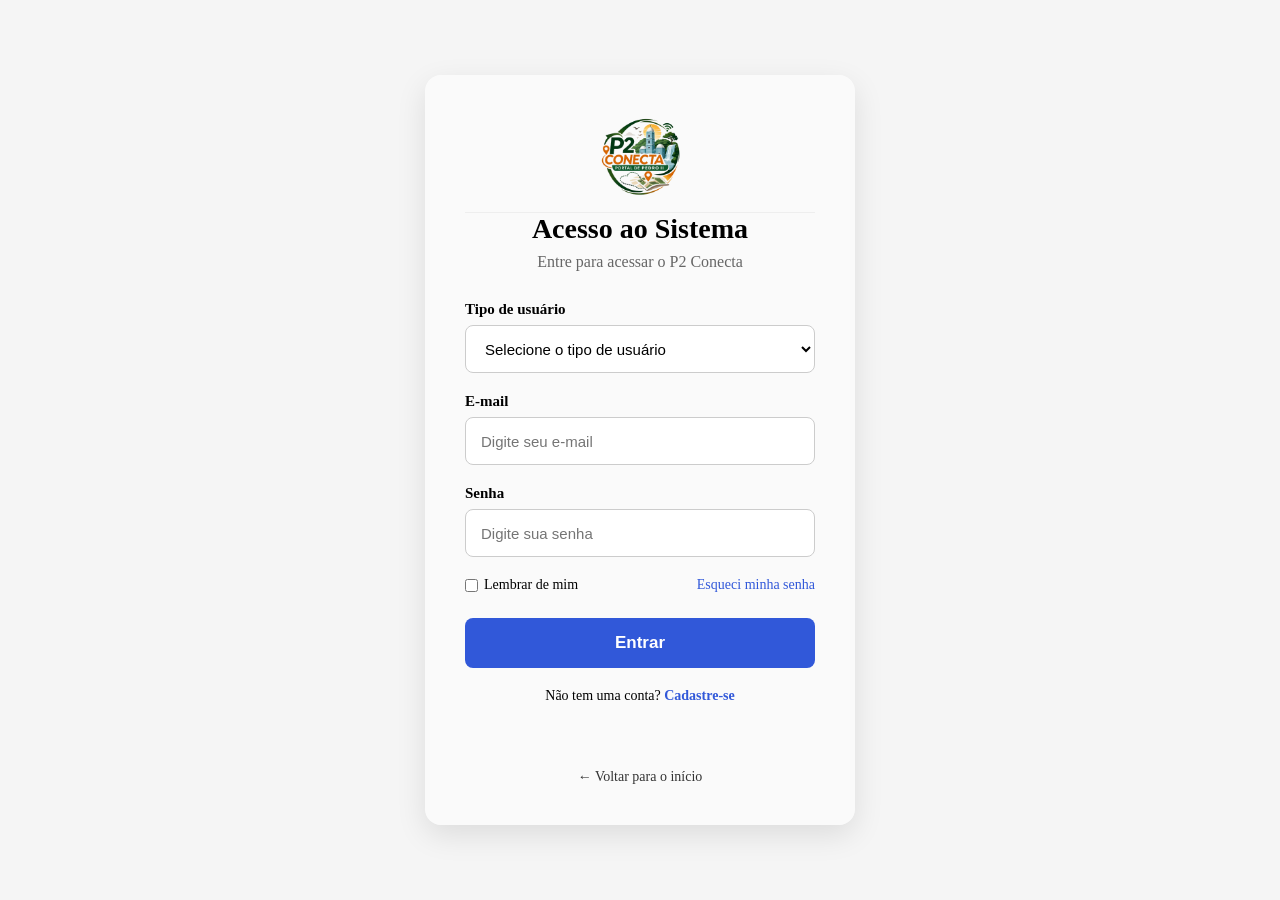
<file: pages/cadastros/cadastro-pontos-turisticos.html>
<!DOCTYPE html>
<html lang="pt-BR">
<head>
    <meta charset="UTF-8">
    <meta name="viewport" content="width=device-width, initial-scale=1.0">
    <title>Cadastro de Pontos Turísticos | P2 Conecta</title>
    <link rel="stylesheet" href="../../styles/cadastros/cadastro-pontos-turisticos.css">
    <script src="../../js/cadastro-conteudos.js" defer></script>
    <script src="../../js/menu-usuario.js" defer></script>
</head>

<body data-tipo="pontos-turisticos" data-grupo="cadastros">
    <header class="header">
        <a href="../../index.html" class="logo">
            <img src="../../img/logo.webp" alt="Logo P2 Conecta">
        </a>

        <nav class="menu">
            <a href="../../index.html">Início</a>
            <a href="cadastro-eventos.html">Eventos</a>
            <a href="cadastro-pontos-turisticos.html">Pontos turísticos</a>
            <a href="cadastro-empreendimentos.html">Empreendimentos</a>
            <a href="../login.html">Login</a>
        </nav>
    </header>

    <main>
        <p id="aviso-permissao" class="aviso-permissao" role="status" hidden></p>

        <section class="intro" id="intro-pontos">
            <span class="tag">Painel de gerenciamento</span>
            <h1>Cadastro de <span>Pontos turísticos</span></h1>
            <p>Cadastre e organize os pontos turísticos de Pedro II.</p>
        </section>

        <section class="painel" id="painel-cadastro">
            <h2>Informações do ponto turístico</h2>

            <form id="form-conteudo">
                <div class="campos">
                    <div class="campo">
                        <label for="id-conteudo">ID</label>
                        <input id="id-conteudo" type="number" readonly>
                        <small>Gerado automaticamente</small>
                    </div>

                    <div class="campo">
                        <label for="nome">Nome *</label>
                        <input id="nome" name="nome" maxlength="120" required>
                    </div>

                    <div class="campo largura-total">
                        <label for="local">Localização *</label>
                        <input id="local" name="local" maxlength="160" required>
                    </div>

                    <div class="campo largura-total">
                        <label for="descricao">Descrição *</label>
                        <textarea id="descricao" name="descricao" rows="5" maxlength="1000" required></textarea>
                    </div>

                    <div class="campo largura-total">
                        <label for="observacoes">Observações</label>
                        <textarea id="observacoes" name="observacoes" rows="3" maxlength="1000" placeholder="Informações adicionais sobre o ponto turístico"></textarea>
                    </div>

                    <div class="campo largura-total">
                        <label for="imagem">Imagem *</label>
                        <input id="imagem" type="file" accept="image/jpeg,image/png,image/webp" required>
                        <small>JPG, PNG ou WebP, até 2 MB.</small>
                        <img id="preview-imagem" alt="Prévia da imagem" hidden>
                    </div>
                </div>

                <div class="acoes">
                    <button type="submit" class="primario" id="salvar">Cadastrar ponto turístico</button>
                    <button type="button" class="secundario" id="limpar">Limpar campos</button>
                </div>

                <p id="mensagem" role="status"></p>
            </form>
        </section>

        <section class="painel lista" id="painel-lista">
            <div class="cabecalho-lista">
                <h2>Pontos turísticos cadastrados</h2>
                <span id="contador">0 itens</span>
            </div>

            <div class="tabela-scroll">
                <table>
                    <thead>
                        <tr>
                            <th>ID</th>
                            <th>Nome</th>
                            <th>Localização</th>
                            <th>Descrição</th>
                            <th>Observações</th>
                            <th>Ações</th>
                        </tr>
                    </thead>
                    <tbody id="lista-conteudos"></tbody>
                </table>
            </div>
        </section>
    </main>

    <footer>
        <p>&copy; P2 Conecta — Todos os direitos reservados.</p>
    </footer>
</body>
</html>
</file>
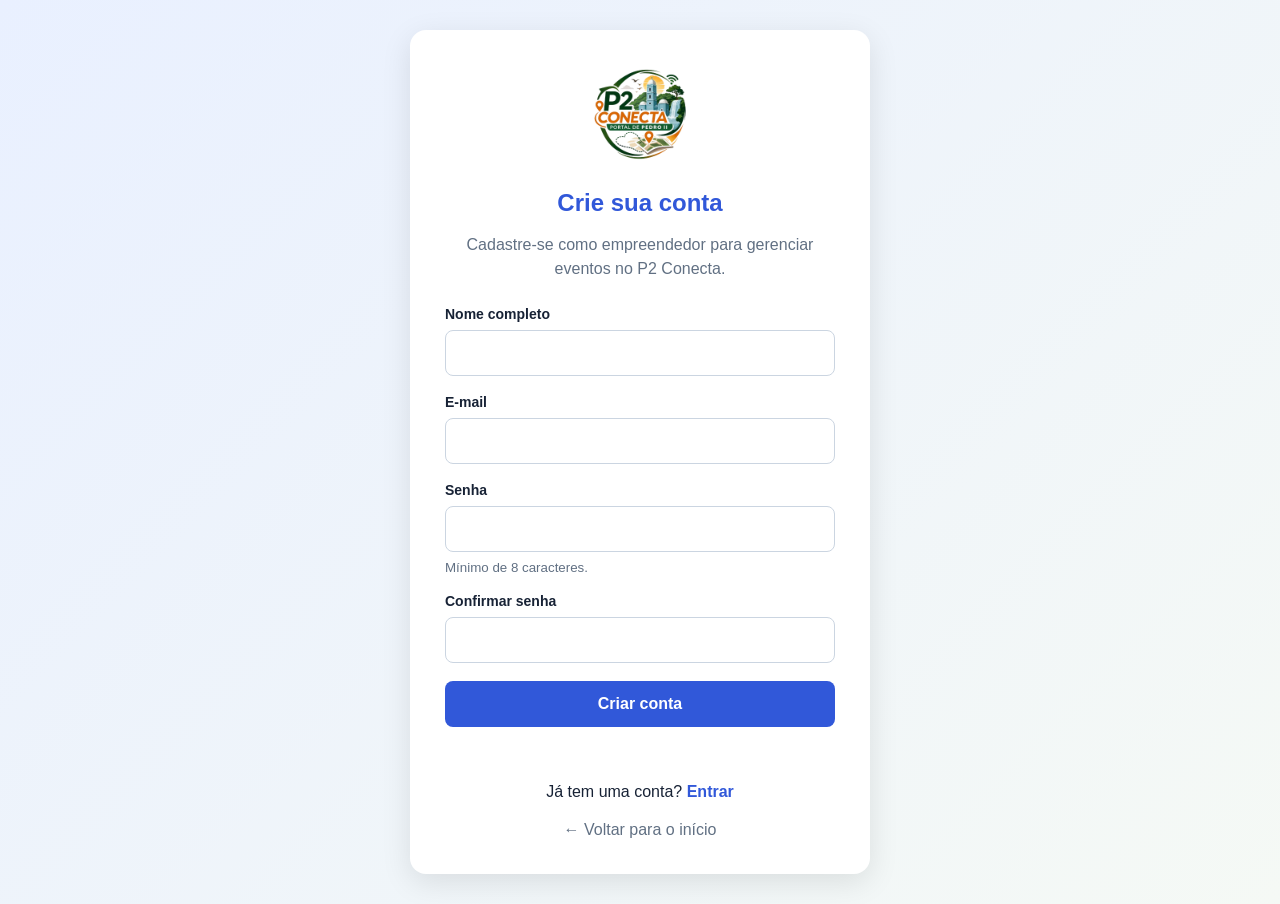
<file: pages/cadastros/cadastro-usuario.html>
<!DOCTYPE html>
<html lang="pt-BR">
<head>
    <meta charset="UTF-8">
    <meta name="viewport"
          content="width=device-width, initial-scale=1.0">

    <title>Cadastre-se | P2 Conecta</title>

    <link rel="stylesheet" href="../../styles/cadastros/cadastro-usuario.css">
    <script src="../../js/cadastro-usuario.js" defer></script>
</head>
<body>

    <main class="pagina-cadastro">
        <section class="cadastro-box">

            <a href="../../index.html" class="logo">
                <img src="../../img/logo.webp"
                     alt="Logo P2 Conecta">
            </a>

            <h1>Crie sua conta</h1>

            <p class="subtitulo">
                Cadastre-se como empreendedor
                para gerenciar eventos no P2 Conecta.
            </p>

            <form id="formCadastro">

                <div class="campo">
                    <label for="nome">Nome completo</label>
                    <input type="text"
                           id="nome"
                           maxlength="100"
                           autocomplete="name"
                           required>
                </div>

                <div class="campo">
                    <label for="emailCadastro">E-mail</label>
                    <input type="email"
                           id="emailCadastro"
                           autocomplete="email"
                           required>
                </div>

                <div class="campo">
                    <label for="senhaCadastro">Senha</label>
                    <input type="password"
                           id="senhaCadastro"
                           minlength="8"
                           autocomplete="new-password"
                           required>
                    <small>Mínimo de 8 caracteres.</small>
                </div>

                <div class="campo">
                    <label for="confirmarSenha">
                        Confirmar senha
                    </label>
                    <input type="password"
                           id="confirmarSenha"
                           minlength="8"
                           autocomplete="new-password"
                           required>
                </div>

                <button type="submit">
                    Criar conta
                </button>

                <p id="mensagemCadastro"
                   role="status"></p>

            </form>

            <p class="link-login">
                Já tem uma conta?
                <a href="../login.html">Entrar</a>
            </p>

            <a href="../../index.html" class="voltar">
                ← Voltar para o início
            </a>

        </section>
    </main>

</body>
</html>
</file>
<file: styles/style.css>
:root {
    --primary-color: #3158d9;
    --accent-color: #2e9b4d;
    --text-color: #111111;
    --text-muted: #555555;
    --bg-page: #ffffff;
    --bg-card: #f7f7f7;
    --bg-image: #e2e8f0;
    --font-main: system-ui, -apple-system, BlinkMacSystemFont, "Segoe UI", Roboto, sans-serif;
    --font-serif: Georgia, "Times New Roman", serif;
    --radius-sm: 6px;
    --radius-md: 12px;
    --radius-lg: 15px;
    --transition: all 0.3s ease;
}

* {
    margin: 0;
    padding: 0;
    box-sizing: border-box;
}

html {
    scroll-behavior: smooth;
    height: 100%;
}

body {
    font-family: var(--font-main);
    background-color: var(--bg-page);
    color: var(--text-color);
    line-height: 1.5;
    width: 90%;
    max-width: 1100px;
    min-height: 100vh;
    margin: 0 auto;
    padding: 15px 20px;
    display: flex;
    flex-direction: column;
}

main {
    flex: 1;
}





.header {
    display: flex;
    align-items: center;
    justify-content: space-between;
    padding-bottom: 12px;
    border-bottom: 1px solid #eee;
}





.logo img {
    height: 75px;
    width: auto;
    display: block;
}





.menu {
    display: flex;
    align-items: center;
    gap: 25px;
}

.menu a {
    text-decoration: none;
    color: var(--text-color);
    font-size: 16px;
    font-weight: 500;
    transition: var(--transition);
    position: relative;
}

.menu a:hover {
    color: var(--accent-color);
}

.menu a.ativo {
    font-weight: 700;
    color: var(--accent-color);
}





.hero {
    max-width: 850px;
    margin: 25px auto 35px;
    text-align: left;
}

.hero h1 {
    font-size: 36px;
    line-height: 1.2;
    margin-bottom: 15px;
    font-weight: 800;
}

.hero h1 span {
    color: var(--accent-color);
}

.hero p {
    max-width: 800px;
    font-size: 22px;
    line-height: 1.4;
    color: var(--text-muted);
}





.cards {
    display: grid;
    grid-template-columns: repeat(3, 1fr);
    gap: 35px;
    max-width: 850px;
    margin: 0 auto 30px;
}





.card {
    background-color: var(--bg-card);
    border-radius: var(--radius-lg);
    padding: 15px;
    min-height: 300px;
    transition: var(--transition);
    border: 1px solid transparent;
}

.card:hover {
    transform: translateY(-5px);
    box-shadow: 0 10px 25px rgba(0, 0, 0, 0.1);
    border-color: #eaeaea;
}





.imagem-card {
    width: 100%;
    height: 150px;
    background-color: var(--bg-image);
    border-radius: var(--radius-md);
    overflow: hidden;
    position: relative;
}

.imagem-card img {
    width: 100%;
    height: 100%;
    object-fit: cover;
    object-position: center;
    display: block;
}





.conteudo-card {
    padding: 12px 4px 4px;
}

.conteudo-card h2 {
    font-size: 20px;
    margin-bottom: 8px;
    color: var(--text-color);
}

.conteudo-card p {
    font-size: 15px;
    line-height: 1.35;
    color: var(--text-muted);
}





.footer {
    margin-top: auto;
    padding: 15px 0 10px;
    border-top: 1px solid #eee;
    text-align: center;
    color: var(--text-muted);
    font-size: 13px;
}





@media (max-width: 900px) {
    body {
        width: 94%;
        margin-top: 20px;
    }

    .header {
        flex-direction: column;
        gap: 15px;
    }

    .menu {
        flex-wrap: wrap;
        justify-content: center;
        gap: 18px;
    }

    .hero {
        text-align: center;
    }

    .hero h1 {
        font-size: 30px;
    }

    .hero p {
        font-size: 19px;
    }

    .cards {
        grid-template-columns: 1fr;
        max-width: 450px;
    }
}

@media (max-width: 600px) {
    body {
        padding: 15px;
        margin-top: 10px;
    }

    .logo img {
        height: 60px;
    }

    .menu {
        gap: 12px;
    }

    .menu a {
        font-size: 14px;
    }

    .hero h1 {
        font-size: 25px;
    }

    .hero p {
        font-size: 17px;
    }

    .cards {
        gap: 20px;
    }
}




#eventos-dinamicos {
    display: grid;
    grid-template-columns: repeat(
        auto-fit,
        minmax(min(100%, 260px), 1fr)
    );
    gap: 20px;
    margin-top: 25px;
}

#eventos-dinamicos .card-evento {
    background: #ffffff;
    border: 1px solid #e1e7ef;
    border-radius: 12px;
    padding: 22px;
    box-shadow: 0 4px 15px rgba(0,0,0,0.07);
    transition: transform 0.3s ease;
}

#eventos-dinamicos .card-evento:hover {
    transform: translateY(-5px);
}

#eventos-dinamicos .card-evento h3 {
    color: #3158d9;
    margin-top: 0;
    margin-bottom: 15px;
}

#eventos-dinamicos .card-evento p {
    color: #526173;
    line-height: 1.6;
}

#eventos-dinamicos .descricao-evento {
    overflow-wrap: anywhere;
}

#eventos-dinamicos .sem-eventos {
    color: #617083;
}
</file>
<file: css/eventos.css>
/* CONFIGURAÇÕES GERAIS */

:root {
    --azul: #3158d9;
    --verde: #2e9b4d;
    --texto: #172235;
    --cinza: #617083;
    --borda: #dfe6ef;
    --fundo: #f5f8fc;
}

* {
    box-sizing: border-box;
}

body {
    margin: 0;
    font-family: Arial, sans-serif;
    background: var(--fundo);
    color: var(--texto);
}

/* CABEÇALHO */

.header {
    max-width: 1120px;
    margin: auto;
    padding: 15px 20px;
    display: flex;
    align-items: center;
    justify-content: space-between;
    gap: 20px;
    background: white;
    border-bottom: 1px solid var(--borda);
}

/* LOGOMARCA ORIGINAL */

.logo img {
    height: 75px;
    max-width: 180px;
    object-fit: contain;
}

/* MENU */

.menu {
    display: flex;
    flex-wrap: wrap;
    gap: 20px;
}

.menu a {
    text-decoration: none;
    color: var(--texto);
    font-weight: bold;
}

.menu a:hover {
    color: var(--verde);
}

/* CONTEÚDO */

main {
    max-width: 1120px;
    margin: 30px auto;
    padding: 0 20px;
}

.intro {
    margin: 30px 0;
}

.tag {
    color: var(--verde);
    font-size: 14px;
    font-weight: bold;
    text-transform: uppercase;
}

h1 {
    font-size: 36px;
    margin: 10px 0;
}

h1 span {
    color: var(--azul);
}

.intro p {
    color: var(--cinza);
}

/* PAINEL */

.painel {
    background: white;
    padding: 28px;
    margin-bottom: 25px;
    border: 1px solid var(--borda);
    border-radius: 16px;
    box-shadow: 0 8px 25px #182c4910;
}

.painel h2 {
    font-size: 21px;
    margin: 0 0 23px;
}

/* FORMULÁRIO */

.campos {
    display: grid;
    grid-template-columns: repeat(2, 1fr);
    gap: 20px;
}

.campo {
    display: flex;
    flex-direction: column;
    gap: 8px;
}

.largura-total {
    grid-column: 1 / -1;
}

label {
    font-weight: bold;
    font-size: 15px;
}

input,
textarea {
    width: 100%;
    padding: 12px 14px;
    border: 1px solid #ccd6e2;
    border-radius: 9px;
    font-size: 16px;
    background: white;
}

input:focus,
textarea:focus {
    outline: 2px solid #3158d955;
    border-color: var(--azul);
}

input[readonly] {
    background: #edf2f8;
}

small {
    color: var(--cinza);
}

textarea {
    resize: vertical;
}


/* IMAGEM DO EVENTO */

#imagem {
    background: #f8fafc;
    border: 2px dashed #b9c9df;
    padding: 16px;
    cursor: pointer;
}

#preview-imagem {
    width: 100%;
    max-width: 360px;
    height: 220px;
    object-fit: cover;
    border-radius: 12px;
    border: 1px solid #dfe6ef;
    margin-top: 12px;
}

#preview-imagem[hidden] {
    display: none;
}

/* BOTÕES */

.acoes {
    display: flex;
    flex-wrap: wrap;
    gap: 12px;
    margin-top: 24px;
}

button {
    border: none;
    border-radius: 9px;
    padding: 12px 19px;
    cursor: pointer;
    font-size: 15px;
    font-weight: bold;
}

.primario {
    background: var(--azul);
    color: white;
}

.primario:hover {
    background: #2446b5;
}

.secundario {
    background: #eaf0f5;
    color: #33445a;
}

.secundario:hover {
    background: #dbe4ed;
}

#mensagem {
    min-height: 22px;
    color: var(--verde);
    font-weight: bold;
}

/* TABELA DE EVENTOS */

.cabecalho-lista {
    display: flex;
    justify-content: space-between;
    align-items: center;
    gap: 10px;
}

.cabecalho-lista span {
    color: var(--cinza);
}

.tabela-scroll {
    overflow-x: auto;
}

table {
    width: 100%;
    border-collapse: collapse;
    text-align: left;
}

th,
td {
    padding: 13px 10px;
    border-bottom: 1px solid var(--borda);
    vertical-align: top;
    font-size: 14px;
}

th {
    background: #f6f9fc;
    color: #47566b;
}

td:nth-child(5) {
    max-width: 240px;
    overflow-wrap: anywhere;
}

.acoes-tabela {
    display: flex;
    gap: 6px;
}

.acoes-tabela button {
    padding: 7px 10px;
    font-size: 13px;
}

.editar {
    background: #e5edff;
    color: #234bb4;
}

.excluir {
    background: #ffe8e8;
    color: #a52222;
}

.vazio {
    text-align: center;
    color: var(--cinza);
}

/* RODAPÉ */

footer {
    text-align: center;
    padding: 30px;
    color: var(--cinza);
}

/* RESPONSIVIDADE */

@media (max-width: 700px) {

    .header {
        flex-direction: column;
    }

    .menu {
        justify-content: center;
        gap: 12px;
    }

    .campos {
        grid-template-columns: 1fr;
    }

    .painel {
        padding: 20px;
    }

    h1 {
        font-size: 28px;
    }
}


/* USUÁRIO LOGADO */

.usuario-logado {
    display: flex;
    justify-content: space-between;
    align-items: center;
    gap: 15px;
    padding: 14px 20px;
    background: #eaf1ff;
    border-radius: 10px;
    margin-bottom: 20px;
}

.usuario-logado p {
    margin: 0;
    font-weight: bold;
    color: #3158d9;
    overflow-wrap: anywhere;
}

#btnSair {
    background: #dc3545;
    color: white;
    border: none;
    padding: 10px 20px;
    border-radius: 8px;
    cursor: pointer;
}

#btnSair:hover {
    background: #b52a37;
}

@media (max-width: 600px) {
    .usuario-logado {
        flex-direction: column;
        align-items: flex-start;
    }
}
</file>
<file: css/cadastro-usuario.css>
* {
    box-sizing: border-box;
}

body {
    margin: 0;
    font-family: Arial, sans-serif;
    background: linear-gradient(
        135deg, #e9f0ff, #f5f9f5
    );
    color: #172235;
}

.pagina-cadastro {
    min-height: 100vh;
    display: flex;
    justify-content: center;
    align-items: center;
    padding: 30px 15px;
}

.cadastro-box {
    background: white;
    width: 100%;
    max-width: 460px;
    padding: 35px;
    border-radius: 16px;
    box-shadow: 0 8px 30px rgba(0,0,0,0.10);
}

.logo {
    display: block;
    text-align: center;
}

.logo img {
    width: 160px;
    max-height: 100px;
    object-fit: contain;
}

h1 {
    text-align: center;
    color: #3158d9;
    margin-bottom: 10px;
}

.subtitulo {
    text-align: center;
    color: #617083;
    line-height: 1.5;
    margin-bottom: 25px;
}

.campo {
    display: flex;
    flex-direction: column;
    gap: 8px;
    margin-bottom: 18px;
}

.campo label {
    font-weight: bold;
    font-size: 14px;
}

.campo input {
    padding: 13px;
    border: 1px solid #cbd5e1;
    border-radius: 8px;
    font-size: 16px;
}

.campo input:focus {
    outline: 2px solid #3158d955;
    border-color: #3158d9;
}

small {
    color: #617083;
}

button {
    width: 100%;
    padding: 14px;
    border: none;
    border-radius: 8px;
    background: #3158d9;
    color: white;
    font-size: 16px;
    font-weight: bold;
    cursor: pointer;
}

button:hover {
    background: #2446b5;
}

#mensagemCadastro {
    text-align: center;
    min-height: 20px;
    font-size: 14px;
}

.link-login {
    text-align: center;
    margin-top: 22px;
}

.link-login a {
    color: #3158d9;
    font-weight: bold;
    text-decoration: none;
}

.voltar {
    display: block;
    text-align: center;
    margin-top: 20px;
    color: #617083;
    text-decoration: none;
}

@media (max-width: 500px) {
    .cadastro-box {
        padding: 24px;
    }
}
</file>
<file: css/eventos-publicos.css>
* {
    box-sizing: border-box;
}

body {
    margin: 0;
    font-family: Arial, sans-serif;
    background: #f5f8fc;
    color: #172235;
}

.header {
    display: flex;
    justify-content: space-between;
    align-items: center;
    gap: 20px;
    padding: 15px 6%;
    background: white;
    border-bottom: 1px solid #e0e6ed;
}

.logo img {
    height: 75px;
    max-width: 180px;
    object-fit: contain;
}

.menu {
    display: flex;
    flex-wrap: wrap;
    gap: 20px;
}

.menu a {
    color: #172235;
    font-weight: bold;
    text-decoration: none;
}

.menu a:hover,
.menu .ativo {
    color: #2e9b4d;
}

main {
    max-width: 1120px;
    margin: auto;
    padding: 30px 20px;
    min-height: 65vh;
}

.apresentacao {
    text-align: center;
    padding: 35px 10px;
}

.apresentacao h1 {
    color: #3158d9;
    font-size: 36px;
}

.apresentacao p {
    color: #617083;
}

.grade-eventos {
    display: grid;
    grid-template-columns: repeat(
        auto-fit,
        minmax(min(100%, 280px), 1fr)
    );
    gap: 22px;
    margin-top: 25px;
}

.card-evento {
    background: white;
    padding: 25px;
    border-radius: 14px;
    border: 1px solid #dfe6ef;
    box-shadow: 0 5px 18px rgba(0,0,0,0.07);
    overflow-wrap: anywhere;
}

.card-evento h3 {
    color: #3158d9;
    margin-top: 0;
}

.card-evento p {
    line-height: 1.6;
}

.card-evento.selecionado {
    border: 2px solid #2e9b4d;
}


/* IMAGENS DOS CARDS DE EVENTOS */

.imagem-evento {
    width: 100%;
    height: 200px;
    object-fit: cover;
    border-radius: 10px;
    margin-bottom: 15px;
    display: block;
}

.card-evento {
    overflow: hidden;
}

.card-evento:hover {
    transform: translateY(-4px);
    transition: transform 0.2s ease;
}

footer {
    text-align: center;
    padding: 25px;
    color: #617083;
}

@media (max-width: 700px) {
    .header {
        flex-direction: column;
    }

    .menu {
        justify-content: center;
    }

    .apresentacao h1 {
        font-size: 28px;
    }
}
</file>
<file: css/login.css>
/* =====================================
   CONFIGURAÇÕES GERAIS
===================================== */

* {
    margin: 0;
    padding: 0;
    box-sizing: border-box;
}


body {
    font-family: Georgia, "Times New Roman", serif;
    background-color: #f5f5f5;
    min-height: 100vh;
}


/* =====================================
   CONTAINER
===================================== */

.login-container {
    min-height: 100vh;
    width: 100%;
    display: flex;
    align-items: center;
    justify-content: center;
    padding: 20px;
}


/* =====================================
   CAIXA LOGIN
===================================== */

.login-box {
    width: 100%;
    max-width: 430px;
    background-color: #ffffff7e;
    padding: 40px;
    border-radius: 16px;
    box-shadow: 0 10px 30px rgba(0, 0, 0, 0.10);
}


/* =====================================
   LOGO
===================================== */

.header {
    display: flex;
    align-items: center;
    justify-content: center;
    padding-bottom: 12px;
    border-bottom: 1px solid #eee;
}

/* ==============================
   LOGO
================================= */

.logo img {
    height: 85px;
    width: auto;
    display: block;
    
}


/* =====================================
   TÍTULO
===================================== */

.login-box h1 {
    text-align: center;
    font-size: 28px;
    margin-bottom: 8px;
}


.subtitulo {
    text-align: center;
    color: #666;
    margin-bottom: 30px;
}


/* =====================================
   CAMPOS
===================================== */

.campo {
    margin-bottom: 20px;
}


.campo label {
    display: block;
    margin-bottom: 7px;
    font-weight: bold;
    font-size: 15px;
}


.campo input,
.campo select {
    width: 100%;
    height: 48px;
    padding: 0 15px;
    border: 1px solid #ccc;
    border-radius: 8px;
    background-color: #fff;
    font-size: 15px;
    outline: none;
    transition: 0.3s;
}


.campo input:focus,
.campo select:focus {
    border-color: #3158d9;
    box-shadow: 0 0 0 3px rgba(49, 88, 217, 0.10);
}


/* =====================================
   OPÇÕES
===================================== */

.opcoes {
    display: flex;
    justify-content: space-between;
    align-items: center;
    margin-bottom: 25px;
    font-size: 14px;
}


.lembrar {
    display: flex;
    align-items: center;
    gap: 6px;
}


.opcoes a {
    color: #3158d9;
    text-decoration: none;
}


.opcoes a:hover {
    text-decoration: underline;
}


/* =====================================
   BOTÃO
===================================== */

button {
    width: 100%;
    height: 50px;
    border: none;
    border-radius: 8px;
    background-color: #3158d9;
    color: white;
    font-size: 17px;
    font-weight: bold;
    cursor: pointer;
    transition: 0.3s;
}


button:hover {
    background-color: #2446b5;
    transform: translateY(-1px);
}


/* =====================================
   MENSAGEM
===================================== */

.mensagem {
    text-align: center;
    margin-top: 18px;
    min-height: 20px;
    font-size: 14px;
}


/* =====================================
   VOLTAR
===================================== */

.voltar {
    display: block;
    text-align: center;
    margin-top: 25px;
    color: #333;
    text-decoration: none;
    font-size: 14px;
}


.voltar:hover {
    color: #3158d9;
}


/* LINK PARA CADASTRO */

.cadastro-link {
    text-align: center;
    margin: 20px 0;
    font-size: 14px;
}

.cadastro-link a {
    color: #3158d9;
    font-weight: bold;
    text-decoration: none;
}

.cadastro-link a:hover {
    text-decoration: underline;
}


/* =====================================
   RESPONSIVIDADE
===================================== */

@media (max-width: 500px) {
    .login-box {
        padding: 30px 20px;
    }


    .opcoes {
        flex-direction: column;
        align-items: flex-start;
        gap: 12px;
    }
}
</file>
<file: styles/empreendimentos.css>
* {
    box-sizing: border-box;
}

body {
    margin: 0;
    font-family: Arial, sans-serif;
    background: #f5f8fc;
    color: #172235;
}

.header {
    display: flex;
    justify-content: space-between;
    align-items: center;
    gap: 20px;
    padding: 15px 6%;
    background: white;
    border-bottom: 1px solid #e0e6ed;
}

.logo img {
    height: 75px;
    max-width: 180px;
    object-fit: contain;
}

.menu {
    display: flex;
    flex-wrap: wrap;
    gap: 20px;
}

.menu a {
    color: #172235;
    font-weight: bold;
    text-decoration: none;
}

.menu a:hover,
.menu .ativo {
    color: #2e9b4d;
}

main {
    max-width: 1120px;
    margin: auto;
    padding: 30px 20px;
    min-height: 65vh;
}

.apresentacao {
    text-align: center;
    padding: 35px 10px;
}

.apresentacao h1 {
    color: #3158d9;
    font-size: 36px;
}

.apresentacao p {
    color: #617083;
}

.grade-eventos {
    display: grid;
    grid-template-columns: repeat(
        auto-fill,
        minmax(min(100%, 340px), 380px)
    );
    justify-content: center;
    gap: 22px;
    margin-top: 25px;
}

.card-evento {
    background: white;
    padding: 20px;
    border-radius: 14px;
    border: 1px solid #dfe6ef;
    box-shadow: 0 5px 18px rgba(0,0,0,0.07);
    overflow-wrap: anywhere;
    min-width: 0;
}

.card-evento h3 {
    color: #3158d9;
    margin-top: 0;
}

.card-evento p {
    line-height: 1.6;
}

.card-evento.selecionado {
    border: 2px solid #2e9b4d;
}




.imagem-evento {
    width: 100%;
    height: 200px;
    object-fit: contain;
    background: #eef2f7;
    border-radius: 10px;
    margin-bottom: 15px;
    display: block;
}

.card-evento {
    overflow: hidden;
}

.card-evento:hover {
    transform: translateY(-4px);
    transition: transform 0.2s ease;
}

footer {
    text-align: center;
    padding: 25px;
    color: #617083;
}

@media (max-width: 700px) {
    .header {
        flex-direction: column;
    }

    .menu {
        justify-content: center;
    }

    .apresentacao h1 {
        font-size: 28px;
    }

    .imagem-evento {
        height: 180px;
    }
}
</file>
<file: styles/eventos.css>
* {
    box-sizing: border-box;
}

body {
    margin: 0;
    font-family: Arial, sans-serif;
    background: #f5f8fc;
    color: #172235;
}

.header {
    display: flex;
    justify-content: space-between;
    align-items: center;
    gap: 20px;
    padding: 15px 6%;
    background: white;
    border-bottom: 1px solid #e0e6ed;
}

.logo img {
    height: 75px;
    max-width: 180px;
    object-fit: contain;
}

.menu {
    display: flex;
    flex-wrap: wrap;
    gap: 20px;
}

.menu a {
    color: #172235;
    font-weight: bold;
    text-decoration: none;
}

.menu a:hover,
.menu .ativo {
    color: #2e9b4d;
}

main {
    max-width: 1120px;
    margin: auto;
    padding: 30px 20px;
    min-height: 65vh;
}

.apresentacao {
    text-align: center;
    padding: 35px 10px;
}

.apresentacao h1 {
    color: #3158d9;
    font-size: 36px;
}

.apresentacao p {
    color: #617083;
}

.grade-eventos {
    display: grid;
    grid-template-columns: repeat(
        auto-fill,
        minmax(min(100%, 340px), 380px)
    );
    justify-content: center;
    gap: 22px;
    margin-top: 25px;
}

.card-evento {
    background: white;
    padding: 20px;
    border-radius: 14px;
    border: 1px solid #dfe6ef;
    box-shadow: 0 5px 18px rgba(0,0,0,0.07);
    overflow-wrap: anywhere;
    min-width: 0;
}

.card-evento h3 {
    color: #3158d9;
    margin-top: 0;
}

.card-evento p {
    line-height: 1.6;
}

.card-evento.selecionado {
    border: 2px solid #2e9b4d;
}




.imagem-evento {
    width: 100%;
    height: 200px;
    object-fit: contain;
    background: #eef2f7;
    border-radius: 10px;
    margin-bottom: 15px;
    display: block;
}

.card-evento {
    overflow: hidden;
}

.card-evento:hover {
    transform: translateY(-4px);
    transition: transform 0.2s ease;
}

footer {
    text-align: center;
    padding: 25px;
    color: #617083;
}

@media (max-width: 700px) {
    .header {
        flex-direction: column;
    }

    .menu {
        justify-content: center;
    }

    .apresentacao h1 {
        font-size: 28px;
    }

    .imagem-evento {
        height: 180px;
    }
}
</file>
<file: styles/login.css>
* {
    margin: 0;
    padding: 0;
    box-sizing: border-box;
}


body {
    font-family: Georgia, "Times New Roman", serif;
    background-color: #f5f5f5;
    min-height: 100vh;
}






.login-container {
    min-height: 100vh;
    width: 100%;
    display: flex;
    align-items: center;
    justify-content: center;
    padding: 20px;
}






.login-box {
    width: 100%;
    max-width: 430px;
    background-color: #ffffff7e;
    padding: 40px;
    border-radius: 16px;
    box-shadow: 0 10px 30px rgba(0, 0, 0, 0.10);
}






.header {
    display: flex;
    align-items: center;
    justify-content: center;
    padding-bottom: 12px;
    border-bottom: 1px solid #eee;
}





.logo img {
    height: 85px;
    width: auto;
    display: block;

}






.login-box h1 {
    text-align: center;
    font-size: 28px;
    margin-bottom: 8px;
}


.subtitulo {
    text-align: center;
    color: #666;
    margin-bottom: 30px;
}






.campo {
    margin-bottom: 20px;
}


.campo label {
    display: block;
    margin-bottom: 7px;
    font-weight: bold;
    font-size: 15px;
}


.campo input,
.campo select {
    width: 100%;
    height: 48px;
    padding: 0 15px;
    border: 1px solid #ccc;
    border-radius: 8px;
    background-color: #fff;
    font-size: 15px;
    outline: none;
    transition: 0.3s;
}


.campo input:focus,
.campo select:focus {
    border-color: #3158d9;
    box-shadow: 0 0 0 3px rgba(49, 88, 217, 0.10);
}






.opcoes {
    display: flex;
    justify-content: space-between;
    align-items: center;
    margin-bottom: 25px;
    font-size: 14px;
}


.lembrar {
    display: flex;
    align-items: center;
    gap: 6px;
}


.opcoes a {
    color: #3158d9;
    text-decoration: none;
}


.opcoes a:hover {
    text-decoration: underline;
}






button {
    width: 100%;
    height: 50px;
    border: none;
    border-radius: 8px;
    background-color: #3158d9;
    color: white;
    font-size: 17px;
    font-weight: bold;
    cursor: pointer;
    transition: 0.3s;
}


button:hover {
    background-color: #2446b5;
    transform: translateY(-1px);
}






.mensagem {
    text-align: center;
    margin-top: 18px;
    min-height: 20px;
    font-size: 14px;
}






.voltar {
    display: block;
    text-align: center;
    margin-top: 25px;
    color: #333;
    text-decoration: none;
    font-size: 14px;
}


.voltar:hover {
    color: #3158d9;
}




.cadastro-link {
    text-align: center;
    margin: 20px 0;
    font-size: 14px;
}

.cadastro-link a {
    color: #3158d9;
    font-weight: bold;
    text-decoration: none;
}

.cadastro-link a:hover {
    text-decoration: underline;
}






@media (max-width: 500px) {
    .login-box {
        padding: 30px 20px;
    }


    .opcoes {
        flex-direction: column;
        align-items: flex-start;
        gap: 12px;
    }
}
</file>
<file: styles/pontos-turisticos.css>
* {
    box-sizing: border-box;
}

body {
    margin: 0;
    font-family: Arial, sans-serif;
    background: #f5f8fc;
    color: #172235;
}

.header {
    display: flex;
    justify-content: space-between;
    align-items: center;
    gap: 20px;
    padding: 15px 6%;
    background: white;
    border-bottom: 1px solid #e0e6ed;
}

.logo img {
    height: 75px;
    max-width: 180px;
    object-fit: contain;
}

.menu {
    display: flex;
    flex-wrap: wrap;
    gap: 20px;
}

.menu a {
    color: #172235;
    font-weight: bold;
    text-decoration: none;
}

.menu a:hover,
.menu .ativo {
    color: #2e9b4d;
}

main {
    max-width: 1120px;
    margin: auto;
    padding: 30px 20px;
    min-height: 65vh;
}

.apresentacao {
    text-align: center;
    padding: 35px 10px;
}

.apresentacao h1 {
    color: #3158d9;
    font-size: 36px;
}

.apresentacao p {
    color: #617083;
}

.grade-eventos {
    display: grid;
    grid-template-columns: repeat(
        auto-fill,
        minmax(min(100%, 340px), 380px)
    );
    justify-content: center;
    gap: 22px;
    margin-top: 25px;
}

.card-evento {
    background: white;
    padding: 20px;
    border-radius: 14px;
    border: 1px solid #dfe6ef;
    box-shadow: 0 5px 18px rgba(0,0,0,0.07);
    overflow-wrap: anywhere;
    min-width: 0;
}

.card-evento h3 {
    color: #3158d9;
    margin-top: 0;
}

.card-evento p {
    line-height: 1.6;
}

.card-evento.selecionado {
    border: 2px solid #2e9b4d;
}




.imagem-evento {
    width: 100%;
    height: 200px;
    object-fit: contain;
    background: #eef2f7;
    border-radius: 10px;
    margin-bottom: 15px;
    display: block;
}

.card-evento {
    overflow: hidden;
}

.card-evento:hover {
    transform: translateY(-4px);
    transition: transform 0.2s ease;
}

footer {
    text-align: center;
    padding: 25px;
    color: #617083;
}

@media (max-width: 700px) {
    .header {
        flex-direction: column;
    }

    .menu {
        justify-content: center;
    }

    .apresentacao h1 {
        font-size: 28px;
    }

    .imagem-evento {
        height: 180px;
    }
}
</file>
<file: styles/cadastros/cadastro-empreendimentos.css>
:root {
    --azul: #3158d9;
    --verde: #2e9b4d;
    --texto: #172235;
    --cinza: #617083;
    --borda: #dfe6ef;
    --fundo: #f5f8fc;
}

* {
    box-sizing: border-box;
}

body {
    margin: 0;
    font-family: Arial, sans-serif;
    background: var(--fundo);
    color: var(--texto);
}



.header {
    max-width: 1120px;
    margin: auto;
    padding: 15px 20px;
    display: flex;
    align-items: center;
    justify-content: space-between;
    gap: 20px;
    background: white;
    border-bottom: 1px solid var(--borda);
}



.logo img {
    height: 75px;
    max-width: 180px;
    object-fit: contain;
}



.menu {
    display: flex;
    flex-wrap: wrap;
    gap: 20px;
}

.menu a {
    text-decoration: none;
    color: var(--texto);
    font-weight: bold;
}

.menu a:hover {
    color: var(--verde);
}



main {
    max-width: 1120px;
    margin: 30px auto;
    padding: 0 20px;
}

.intro {
    margin: 30px 0;
}

.tag {
    color: var(--verde);
    font-size: 14px;
    font-weight: bold;
    text-transform: uppercase;
}

h1 {
    font-size: 36px;
    margin: 10px 0;
}

h1 span {
    color: var(--azul);
}

.intro p {
    color: var(--cinza);
}



.painel {
    background: white;
    padding: 28px;
    margin-bottom: 25px;
    border: 1px solid var(--borda);
    border-radius: 16px;
    box-shadow: 0 8px 25px #182c4910;
}

.painel h2 {
    font-size: 21px;
    margin: 0 0 23px;
}



.campos {
    display: grid;
    grid-template-columns: repeat(2, 1fr);
    gap: 20px;
}

.campo {
    display: flex;
    flex-direction: column;
    gap: 8px;
}

.largura-total {
    grid-column: 1 / -1;
}

label {
    font-weight: bold;
    font-size: 15px;
}

input,
textarea {
    width: 100%;
    padding: 12px 14px;
    border: 1px solid #ccd6e2;
    border-radius: 9px;
    font-size: 16px;
    background: white;
}

input:focus,
textarea:focus {
    outline: 2px solid #3158d955;
    border-color: var(--azul);
}

input[readonly] {
    background: #edf2f8;
}

small {
    color: var(--cinza);
}

textarea {
    resize: vertical;
}




#imagem {
    background: #f8fafc;
    border: 2px dashed #b9c9df;
    padding: 16px;
    cursor: pointer;
}

#preview-imagem {
    width: 100%;
    max-width: 360px;
    height: 220px;
    object-fit: cover;
    border-radius: 12px;
    border: 1px solid #dfe6ef;
    margin-top: 12px;
}

#preview-imagem[hidden] {
    display: none;
}



.acoes {
    display: flex;
    flex-wrap: wrap;
    gap: 12px;
    margin-top: 24px;
}

button {
    border: none;
    border-radius: 9px;
    padding: 12px 19px;
    cursor: pointer;
    font-size: 15px;
    font-weight: bold;
}

.primario {
    background: var(--azul);
    color: white;
}

.primario:hover {
    background: #2446b5;
}

.secundario {
    background: #eaf0f5;
    color: #33445a;
}

.secundario:hover {
    background: #dbe4ed;
}

#mensagem {
    min-height: 22px;
    color: var(--verde);
    font-weight: bold;
}



.cabecalho-lista {
    display: flex;
    justify-content: space-between;
    align-items: center;
    gap: 10px;
}

.cabecalho-lista span {
    color: var(--cinza);
}

.tabela-scroll {
    overflow-x: auto;
}

table {
    width: 100%;
    border-collapse: collapse;
    text-align: left;
}

th,
td {
    padding: 13px 10px;
    border-bottom: 1px solid var(--borda);
    vertical-align: top;
    font-size: 14px;
}

th {
    background: #f6f9fc;
    color: #47566b;
}

td:nth-child(5) {
    max-width: 240px;
    overflow-wrap: anywhere;
}

.acoes-tabela {
    display: flex;
    gap: 6px;
}

.acoes-tabela button {
    padding: 7px 10px;
    font-size: 13px;
}

.editar {
    background: #e5edff;
    color: #234bb4;
}

.excluir {
    background: #ffe8e8;
    color: #a52222;
}

.vazio {
    text-align: center;
    color: var(--cinza);
}



footer {
    text-align: center;
    padding: 30px;
    color: var(--cinza);
}



@media (max-width: 700px) {

    .header {
        flex-direction: column;
    }

    .menu {
        justify-content: center;
        gap: 12px;
    }

    .campos {
        grid-template-columns: 1fr;
    }

    .painel {
        padding: 20px;
    }

    h1 {
        font-size: 28px;
    }
}




.usuario-logado {
    display: flex;
    justify-content: space-between;
    align-items: center;
    gap: 15px;
    padding: 14px 20px;
    background: #eaf1ff;
    border-radius: 10px;
    margin-bottom: 20px;
}

.usuario-logado p {
    margin: 0;
    font-weight: bold;
    color: #3158d9;
    overflow-wrap: anywhere;
}

#btnSair {
    background: #dc3545;
    color: white;
    border: none;
    padding: 10px 20px;
    border-radius: 8px;
    cursor: pointer;
}

#btnSair:hover {
    background: #b52a37;
}

@media (max-width: 600px) {
    .usuario-logado {
        flex-direction: column;
        align-items: flex-start;
    }
}
</file>
<file: styles/cadastros/cadastro-eventos.css>
:root {
    --azul: #3158d9;
    --verde: #2e9b4d;
    --texto: #172235;
    --cinza: #617083;
    --borda: #dfe6ef;
    --fundo: #f5f8fc;
}

* {
    box-sizing: border-box;
}

body {
    margin: 0;
    font-family: Arial, sans-serif;
    background: var(--fundo);
    color: var(--texto);
}



.header {
    max-width: 1120px;
    margin: auto;
    padding: 15px 20px;
    display: flex;
    align-items: center;
    justify-content: space-between;
    gap: 20px;
    background: white;
    border-bottom: 1px solid var(--borda);
}



.logo img {
    height: 75px;
    max-width: 180px;
    object-fit: contain;
}



.menu {
    display: flex;
    flex-wrap: wrap;
    gap: 20px;
}

.menu a {
    text-decoration: none;
    color: var(--texto);
    font-weight: bold;
}

.menu a:hover {
    color: var(--verde);
}



main {
    max-width: 1120px;
    margin: 30px auto;
    padding: 0 20px;
}

.intro {
    margin: 30px 0;
}

.tag {
    color: var(--verde);
    font-size: 14px;
    font-weight: bold;
    text-transform: uppercase;
}

h1 {
    font-size: 36px;
    margin: 10px 0;
}

h1 span {
    color: var(--azul);
}

.intro p {
    color: var(--cinza);
}



.painel {
    background: white;
    padding: 28px;
    margin-bottom: 25px;
    border: 1px solid var(--borda);
    border-radius: 16px;
    box-shadow: 0 8px 25px #182c4910;
}

.painel h2 {
    font-size: 21px;
    margin: 0 0 23px;
}



.campos {
    display: grid;
    grid-template-columns: repeat(2, 1fr);
    gap: 20px;
}

.campo {
    display: flex;
    flex-direction: column;
    gap: 8px;
}

.largura-total {
    grid-column: 1 / -1;
}

label {
    font-weight: bold;
    font-size: 15px;
}

input,
textarea {
    width: 100%;
    padding: 12px 14px;
    border: 1px solid #ccd6e2;
    border-radius: 9px;
    font-size: 16px;
    background: white;
}

input:focus,
textarea:focus {
    outline: 2px solid #3158d955;
    border-color: var(--azul);
}

input[readonly] {
    background: #edf2f8;
}

small {
    color: var(--cinza);
}

textarea {
    resize: vertical;
}




#imagem {
    background: #f8fafc;
    border: 2px dashed #b9c9df;
    padding: 16px;
    cursor: pointer;
}

#preview-imagem {
    width: 100%;
    max-width: 360px;
    height: 220px;
    object-fit: cover;
    border-radius: 12px;
    border: 1px solid #dfe6ef;
    margin-top: 12px;
}

#preview-imagem[hidden] {
    display: none;
}



.acoes {
    display: flex;
    flex-wrap: wrap;
    gap: 12px;
    margin-top: 24px;
}

button {
    border: none;
    border-radius: 9px;
    padding: 12px 19px;
    cursor: pointer;
    font-size: 15px;
    font-weight: bold;
}

.primario {
    background: var(--azul);
    color: white;
}

.primario:hover {
    background: #2446b5;
}

.secundario {
    background: #eaf0f5;
    color: #33445a;
}

.secundario:hover {
    background: #dbe4ed;
}

#mensagem {
    min-height: 22px;
    color: var(--verde);
    font-weight: bold;
}



.cabecalho-lista {
    display: flex;
    justify-content: space-between;
    align-items: center;
    gap: 10px;
}

.cabecalho-lista span {
    color: var(--cinza);
}

.tabela-scroll {
    overflow-x: auto;
}

table {
    width: 100%;
    border-collapse: collapse;
    text-align: left;
}

th,
td {
    padding: 13px 10px;
    border-bottom: 1px solid var(--borda);
    vertical-align: top;
    font-size: 14px;
}

th {
    background: #f6f9fc;
    color: #47566b;
}

td:nth-child(5) {
    max-width: 240px;
    overflow-wrap: anywhere;
}

.acoes-tabela {
    display: flex;
    gap: 6px;
}

.acoes-tabela button {
    padding: 7px 10px;
    font-size: 13px;
}

.editar {
    background: #e5edff;
    color: #234bb4;
}

.excluir {
    background: #ffe8e8;
    color: #a52222;
}

.vazio {
    text-align: center;
    color: var(--cinza);
}



footer {
    text-align: center;
    padding: 30px;
    color: var(--cinza);
}



@media (max-width: 700px) {

    .header {
        flex-direction: column;
    }

    .menu {
        justify-content: center;
        gap: 12px;
    }

    .campos {
        grid-template-columns: 1fr;
    }

    .painel {
        padding: 20px;
    }

    h1 {
        font-size: 28px;
    }
}




.usuario-logado {
    display: flex;
    justify-content: space-between;
    align-items: center;
    gap: 15px;
    padding: 14px 20px;
    background: #eaf1ff;
    border-radius: 10px;
    margin-bottom: 20px;
}

.usuario-logado p {
    margin: 0;
    font-weight: bold;
    color: #3158d9;
    overflow-wrap: anywhere;
}

#btnSair {
    background: #dc3545;
    color: white;
    border: none;
    padding: 10px 20px;
    border-radius: 8px;
    cursor: pointer;
}

#btnSair:hover {
    background: #b52a37;
}

@media (max-width: 600px) {
    .usuario-logado {
        flex-direction: column;
        align-items: flex-start;
    }
}
</file>
<file: styles/cadastros/cadastro-pontos-turisticos.css>
:root {
    --azul: #3158d9;
    --verde: #2e9b4d;
    --texto: #172235;
    --cinza: #617083;
    --borda: #dfe6ef;
    --fundo: #f5f8fc;
}

* {
    box-sizing: border-box;
}

body {
    margin: 0;
    font-family: Arial, sans-serif;
    background: var(--fundo);
    color: var(--texto);
}



.header {
    max-width: 1120px;
    margin: auto;
    padding: 15px 20px;
    display: flex;
    align-items: center;
    justify-content: space-between;
    gap: 20px;
    background: white;
    border-bottom: 1px solid var(--borda);
}



.logo img {
    height: 75px;
    max-width: 180px;
    object-fit: contain;
}



.menu {
    display: flex;
    flex-wrap: wrap;
    gap: 20px;
}

.menu a {
    text-decoration: none;
    color: var(--texto);
    font-weight: bold;
}

.menu a:hover {
    color: var(--verde);
}



main {
    max-width: 1120px;
    margin: 30px auto;
    padding: 0 20px;
}

.intro {
    margin: 30px 0;
}

.tag {
    color: var(--verde);
    font-size: 14px;
    font-weight: bold;
    text-transform: uppercase;
}

h1 {
    font-size: 36px;
    margin: 10px 0;
}

h1 span {
    color: var(--azul);
}

.intro p {
    color: var(--cinza);
}



.painel {
    background: white;
    padding: 28px;
    margin-bottom: 25px;
    border: 1px solid var(--borda);
    border-radius: 16px;
    box-shadow: 0 8px 25px #182c4910;
}

.painel h2 {
    font-size: 21px;
    margin: 0 0 23px;
}



.campos {
    display: grid;
    grid-template-columns: repeat(2, 1fr);
    gap: 20px;
}

.campo {
    display: flex;
    flex-direction: column;
    gap: 8px;
}

.largura-total {
    grid-column: 1 / -1;
}

label {
    font-weight: bold;
    font-size: 15px;
}

input,
textarea {
    width: 100%;
    padding: 12px 14px;
    border: 1px solid #ccd6e2;
    border-radius: 9px;
    font-size: 16px;
    background: white;
}

input:focus,
textarea:focus {
    outline: 2px solid #3158d955;
    border-color: var(--azul);
}

input[readonly] {
    background: #edf2f8;
}

small {
    color: var(--cinza);
}

textarea {
    resize: vertical;
}




#imagem {
    background: #f8fafc;
    border: 2px dashed #b9c9df;
    padding: 16px;
    cursor: pointer;
}

#preview-imagem {
    width: 100%;
    max-width: 360px;
    height: 220px;
    object-fit: cover;
    border-radius: 12px;
    border: 1px solid #dfe6ef;
    margin-top: 12px;
}

#preview-imagem[hidden] {
    display: none;
}



.acoes {
    display: flex;
    flex-wrap: wrap;
    gap: 12px;
    margin-top: 24px;
}

button {
    border: none;
    border-radius: 9px;
    padding: 12px 19px;
    cursor: pointer;
    font-size: 15px;
    font-weight: bold;
}

.primario {
    background: var(--azul);
    color: white;
}

.primario:hover {
    background: #2446b5;
}

.secundario {
    background: #eaf0f5;
    color: #33445a;
}

.secundario:hover {
    background: #dbe4ed;
}

#mensagem {
    min-height: 22px;
    color: var(--verde);
    font-weight: bold;
}



.cabecalho-lista {
    display: flex;
    justify-content: space-between;
    align-items: center;
    gap: 10px;
}

.cabecalho-lista span {
    color: var(--cinza);
}

.tabela-scroll {
    overflow-x: auto;
}

table {
    width: 100%;
    border-collapse: collapse;
    text-align: left;
}

th,
td {
    padding: 13px 10px;
    border-bottom: 1px solid var(--borda);
    vertical-align: top;
    font-size: 14px;
}

th {
    background: #f6f9fc;
    color: #47566b;
}

td:nth-child(5) {
    max-width: 240px;
    overflow-wrap: anywhere;
}

.acoes-tabela {
    display: flex;
    gap: 6px;
}

.acoes-tabela button {
    padding: 7px 10px;
    font-size: 13px;
}

.editar {
    background: #e5edff;
    color: #234bb4;
}

.excluir {
    background: #ffe8e8;
    color: #a52222;
}

.vazio {
    text-align: center;
    color: var(--cinza);
}



footer {
    text-align: center;
    padding: 30px;
    color: var(--cinza);
}



@media (max-width: 700px) {

    .header {
        flex-direction: column;
    }

    .menu {
        justify-content: center;
        gap: 12px;
    }

    .campos {
        grid-template-columns: 1fr;
    }

    .painel {
        padding: 20px;
    }

    h1 {
        font-size: 28px;
    }
}




.usuario-logado {
    display: flex;
    justify-content: space-between;
    align-items: center;
    gap: 15px;
    padding: 14px 20px;
    background: #eaf1ff;
    border-radius: 10px;
    margin-bottom: 20px;
}

.usuario-logado p {
    margin: 0;
    font-weight: bold;
    color: #3158d9;
    overflow-wrap: anywhere;
}

.aviso-permissao {
    padding: 18px 22px;
    border: 1px solid #f0b4b4;
    border-radius: 10px;
    background: #fff0f0;
    color: #9b2424;
    font-weight: bold;
}

#btnSair {
    background: #dc3545;
    color: white;
    border: none;
    padding: 10px 20px;
    border-radius: 8px;
    cursor: pointer;
}

#btnSair:hover {
    background: #b52a37;
}

@media (max-width: 600px) {
    .usuario-logado {
        flex-direction: column;
        align-items: flex-start;
    }
}
</file>
<file: styles/cadastros/cadastro-usuario.css>
* {
    box-sizing: border-box;
}

body {
    margin: 0;
    font-family: Arial, sans-serif;
    background: linear-gradient(
        135deg, #e9f0ff, #f5f9f5
    );
    color: #172235;
}

.pagina-cadastro {
    min-height: 100vh;
    display: flex;
    justify-content: center;
    align-items: center;
    padding: 30px 15px;
}

.cadastro-box {
    background: white;
    width: 100%;
    max-width: 460px;
    padding: 35px;
    border-radius: 16px;
    box-shadow: 0 8px 30px rgba(0,0,0,0.10);
}

.logo {
    display: block;
    text-align: center;
}

.logo img {
    width: 160px;
    max-height: 100px;
    object-fit: contain;
}

h1 {
    text-align: center;
    color: #3158d9;
    margin-bottom: 10px;
}

.subtitulo {
    text-align: center;
    color: #617083;
    line-height: 1.5;
    margin-bottom: 25px;
}

.campo {
    display: flex;
    flex-direction: column;
    gap: 8px;
    margin-bottom: 18px;
}

.campo label {
    font-weight: bold;
    font-size: 14px;
}

.campo input {
    padding: 13px;
    border: 1px solid #cbd5e1;
    border-radius: 8px;
    font-size: 16px;
}

.campo input:focus {
    outline: 2px solid #3158d955;
    border-color: #3158d9;
}

small {
    color: #617083;
}

button {
    width: 100%;
    padding: 14px;
    border: none;
    border-radius: 8px;
    background: #3158d9;
    color: white;
    font-size: 16px;
    font-weight: bold;
    cursor: pointer;
}

button:hover {
    background: #2446b5;
}

#mensagemCadastro {
    text-align: center;
    min-height: 20px;
    font-size: 14px;
}

.link-login {
    text-align: center;
    margin-top: 22px;
}

.link-login a {
    color: #3158d9;
    font-weight: bold;
    text-decoration: none;
}

.voltar {
    display: block;
    text-align: center;
    margin-top: 20px;
    color: #617083;
    text-decoration: none;
}

@media (max-width: 500px) {
    .cadastro-box {
        padding: 24px;
    }
}
</file>
